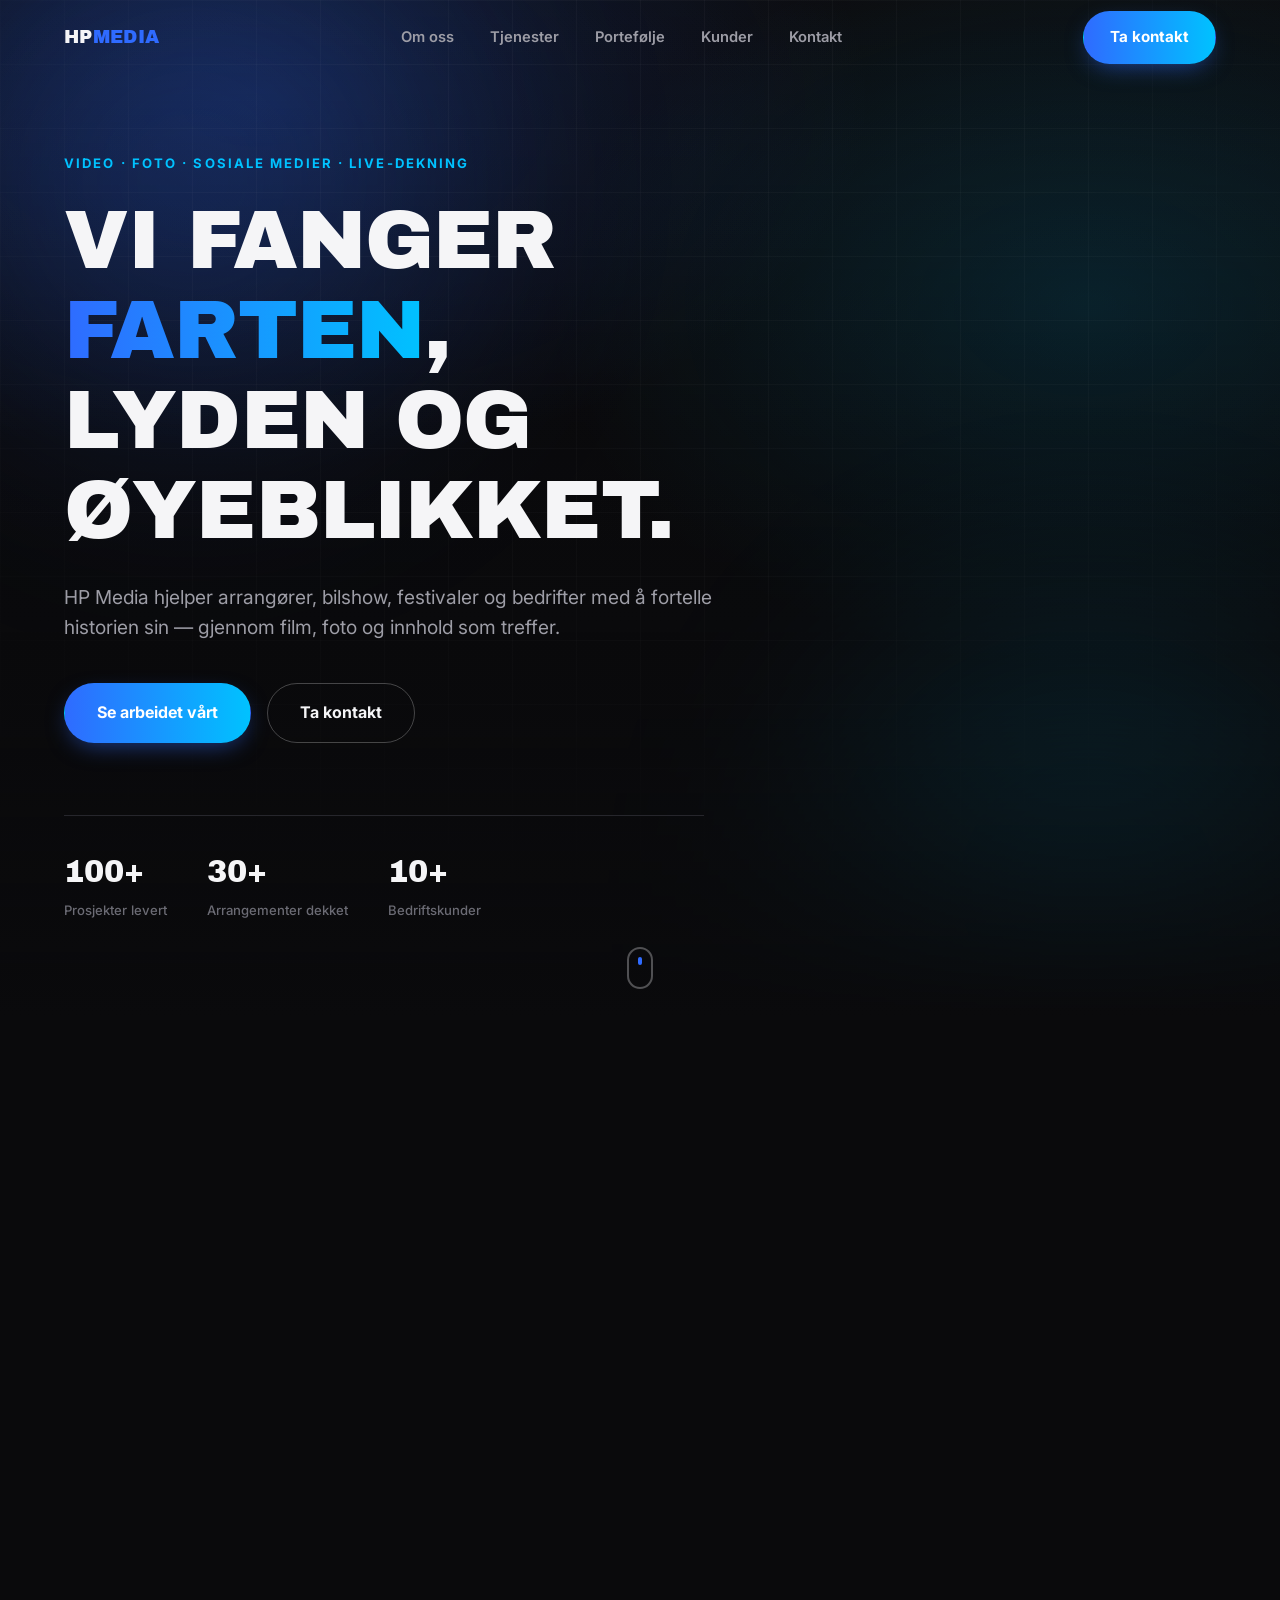
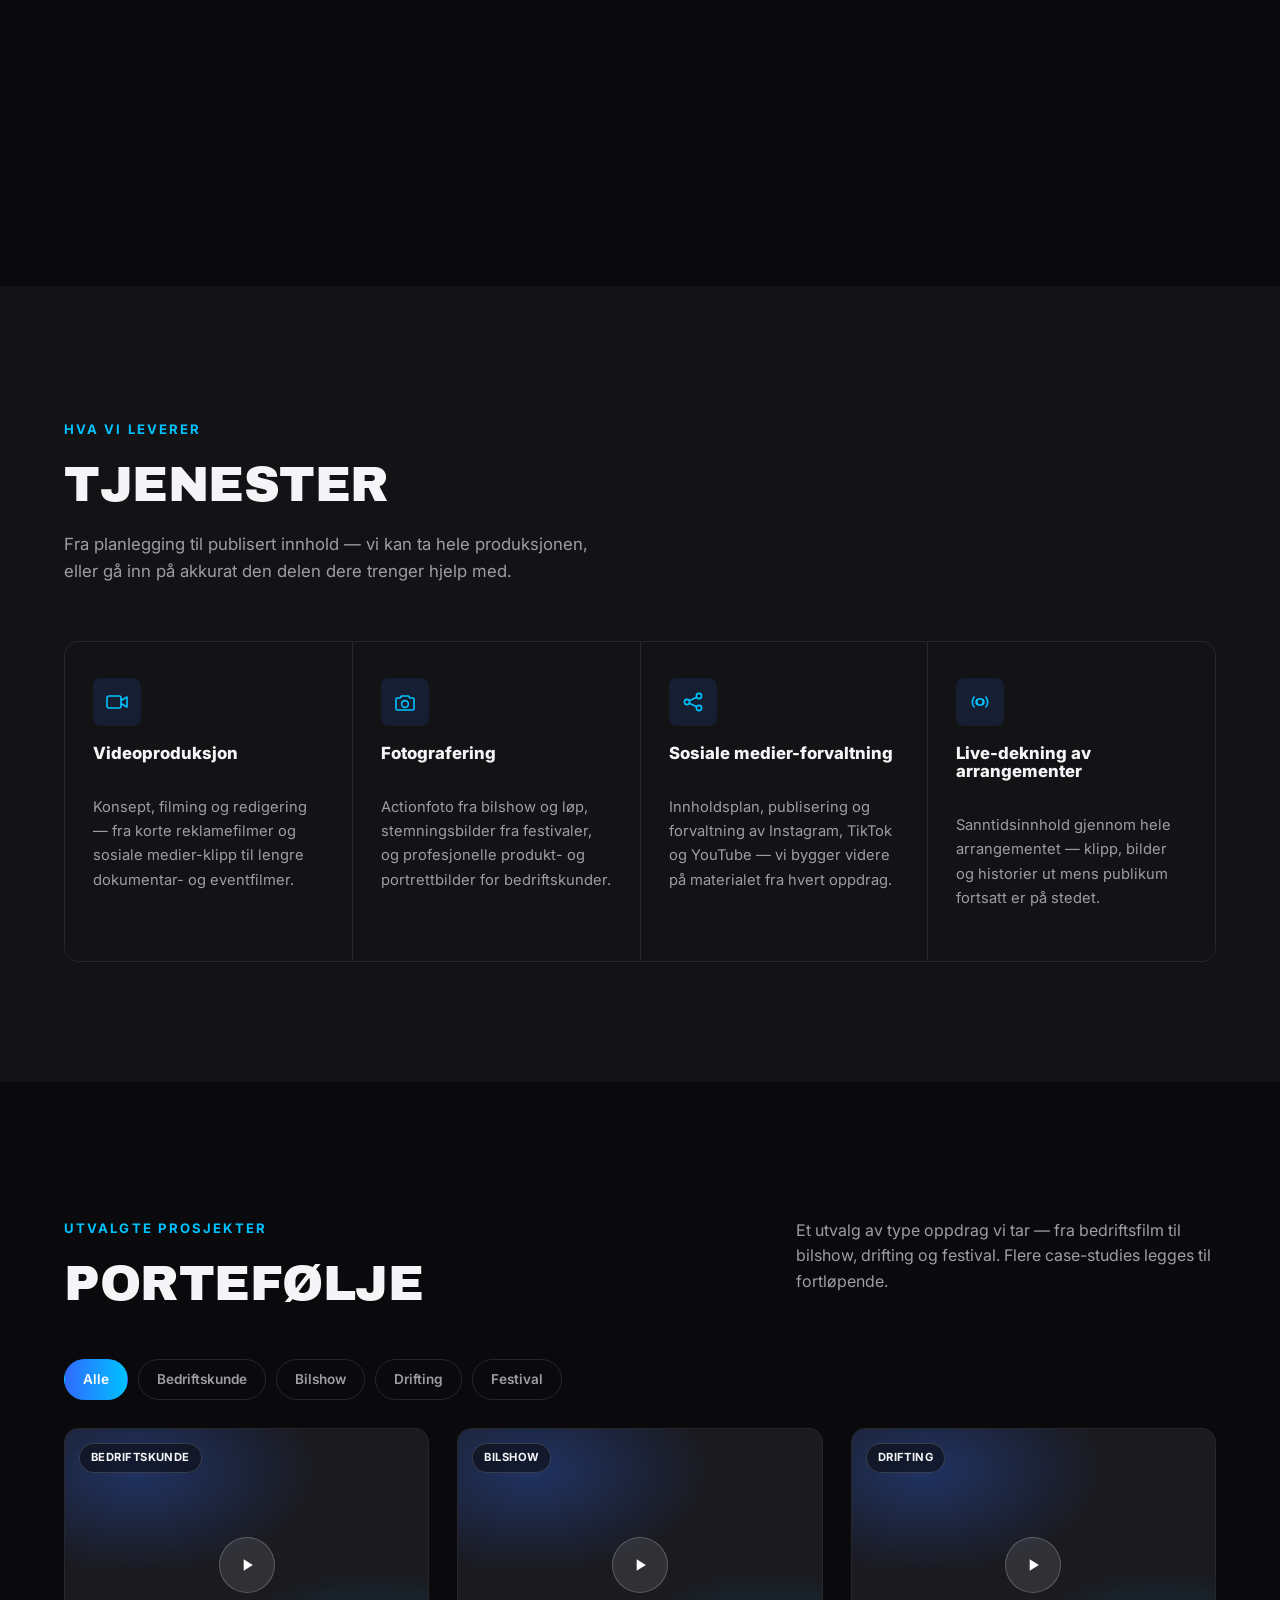
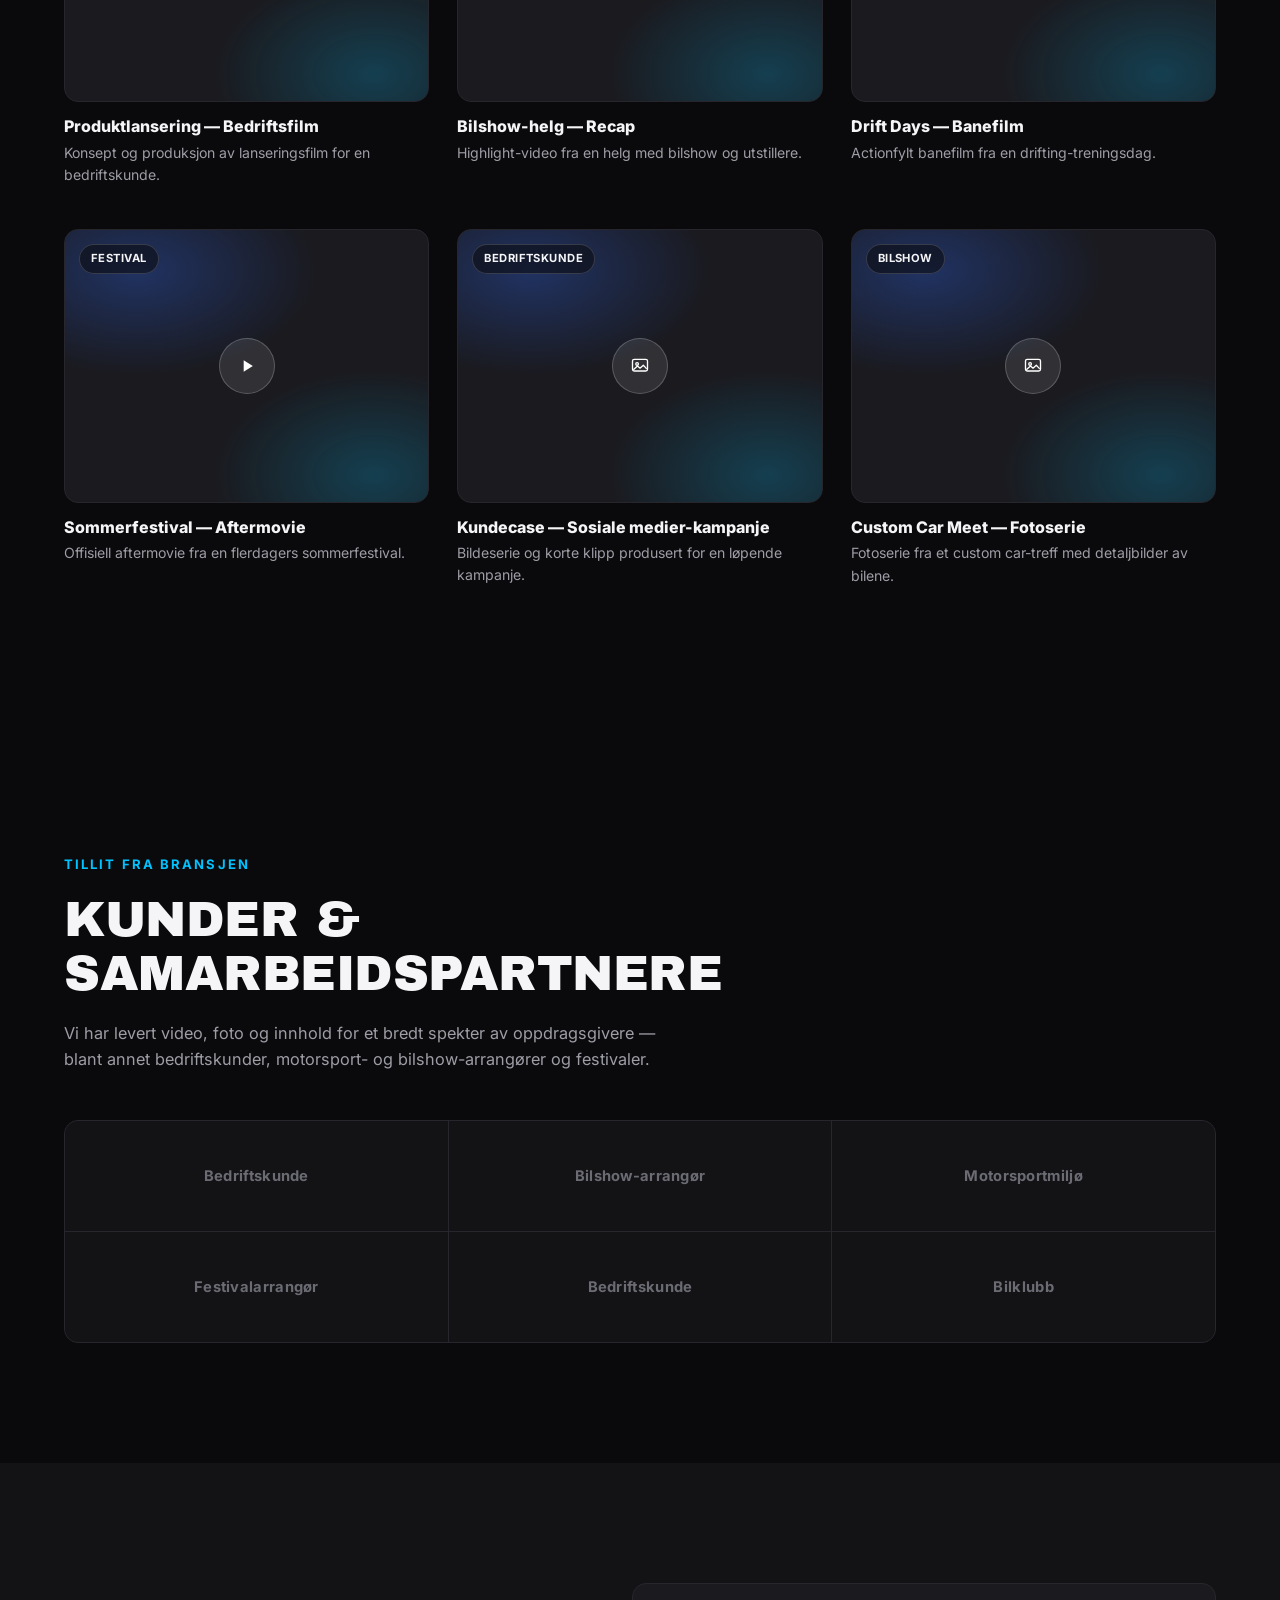
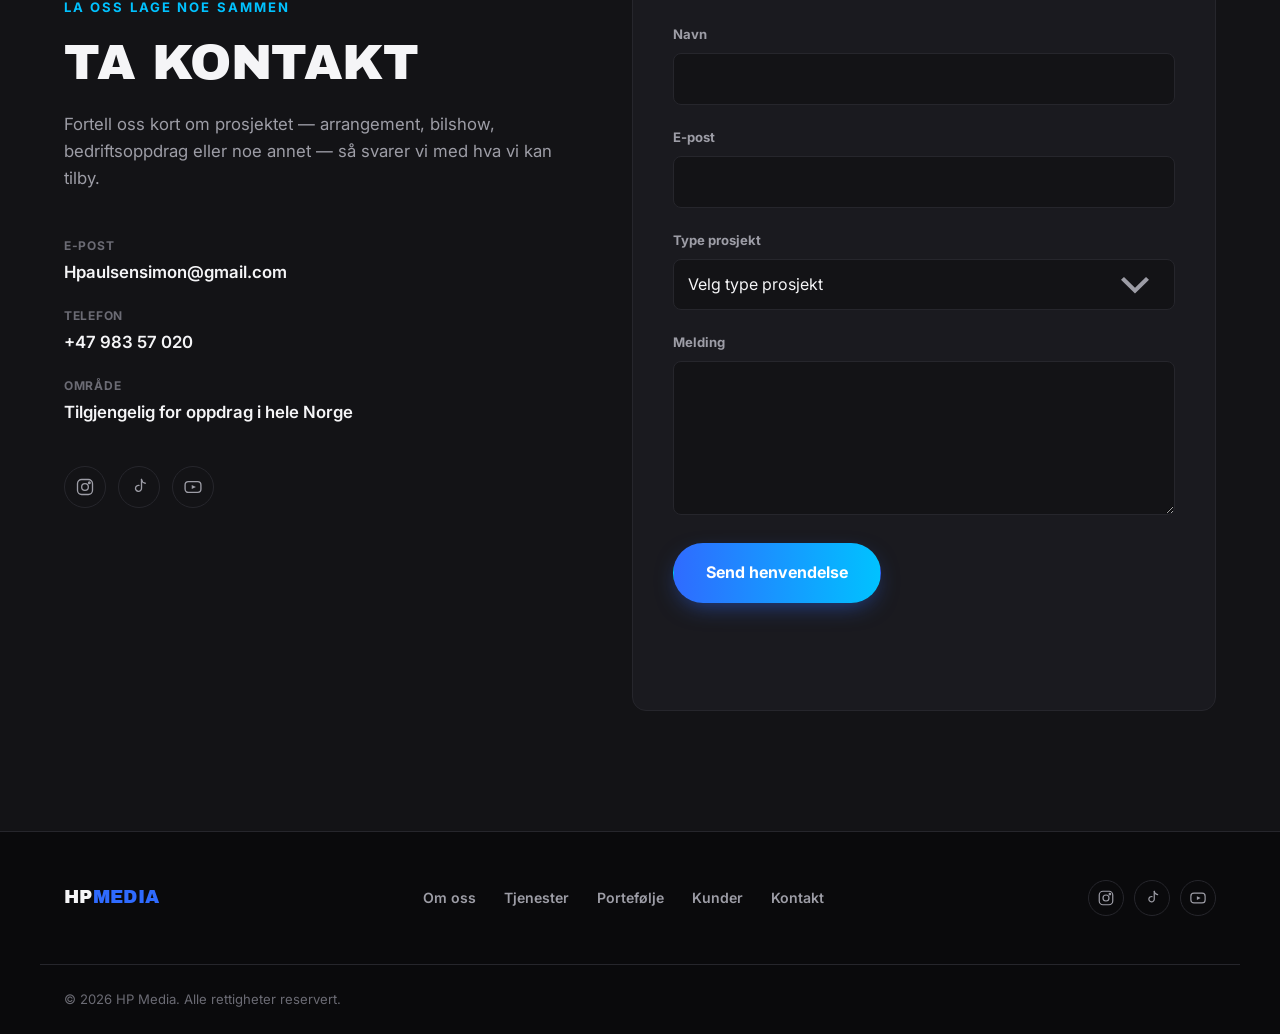
<file: index.html>
<!DOCTYPE html>
<html lang="no">
<head>
  <meta charset="UTF-8" />
  <meta name="viewport" content="width=device-width, initial-scale=1.0, viewport-fit=cover" />
  <title>HP Media — Video, foto &amp; markedsføring for arrangementer og bedrifter</title>
  <meta name="description" content="HP Media er et norsk video-, foto- og markedsføringsbyrå for arrangementer, bilshow, festivaler og bedriftskunder. Vi fanger action, energi og historier — se arbeidet vårt." />

  <!-- Open Graph / social sharing -->
  <meta property="og:type" content="website" />
  <meta property="og:site_name" content="HP Media" />
  <meta property="og:title" content="HP Media — Video, foto &amp; markedsføring" />
  <meta property="og:description" content="Video-, foto- og markedsføringsbyrå for arrangementer, bilshow, festivaler og bedriftskunder." />
  <!-- TODO: erstatt med ekte delingsbilde (1200x630) når vi har det -->
  <meta property="og:image" content="images/placeholder/og-cover.jpg" />
  <meta property="og:locale" content="nb_NO" />
  <meta name="twitter:card" content="summary_large_image" />
  <meta name="twitter:title" content="HP Media — Video, foto &amp; markedsføring" />
  <meta name="twitter:description" content="Video-, foto- og markedsføringsbyrå for arrangementer, bilshow, festivaler og bedriftskunder." />
  <meta name="twitter:image" content="images/placeholder/og-cover.jpg" />

  <link rel="icon" href="data:," />
  <link rel="preconnect" href="https://fonts.googleapis.com" />
  <link rel="preconnect" href="https://fonts.gstatic.com" crossorigin />
  <link href="https://fonts.googleapis.com/css2?family=Archivo+Black&amp;family=Inter:wght@400;500;600;700;800&amp;display=swap" rel="stylesheet" />

  <link rel="stylesheet" href="css/style.css" />
</head>
<body>

  <!-- ============ HEADER / NAV ============ -->
  <header class="site-header" id="siteHeader">
    <div class="container header-inner">
      <a href="#hero" class="logo">HP<span>MEDIA</span></a>

      <nav class="main-nav" id="mainNav">
        <a href="#about">Om oss</a>
        <a href="#services">Tjenester</a>
        <a href="#portfolio">Portefølje</a>
        <a href="#clients">Kunder</a>
        <a href="#contact">Kontakt</a>
      </nav>

      <a href="#contact" class="btn btn-accent header-cta">Ta kontakt</a>

      <button class="nav-toggle" id="navToggle" aria-label="Åpne meny" aria-expanded="false">
        <span></span><span></span><span></span>
      </button>
    </div>
  </header>

  <!-- ============ HERO ============ -->
  <section class="hero" id="hero">
    <!--
      PLASSHOLDER: bakgrunnsvideo / showreel
      Bytt ut poster-bildet under og legg inn en <video> her når ekte
      showreel-opptak er klart, f.eks:

      <video class="hero-video" autoplay muted loop playsinline
             poster="images/placeholder/hero-poster.jpg">
        <source src="videos/showreel.mp4" type="video/mp4" />
      </video>

      Frem til da bruker vi et animert gradient-lag + støy for å
      signalisere bevegelse/energi uten en faktisk fil.
    -->
    <div class="hero-media" aria-hidden="true">
      <div class="hero-media__gradient"></div>
      <div class="hero-media__glow hero-media__glow--a"></div>
      <div class="hero-media__glow hero-media__glow--b"></div>
      <div class="hero-media__grid"></div>
    </div>

    <div class="hero-overlay"></div>

    <div class="container hero-content">
      <p class="hero-eyebrow" data-animate>Video · Foto · Sosiale medier · Live-dekning</p>
      <h1 class="hero-title" data-animate>
        Vi fanger <span class="accent-text">farten</span>,<br />
        lyden og øyeblikket.
      </h1>
      <p class="hero-subtitle" data-animate>
        HP Media hjelper arrangører, bilshow, festivaler og bedrifter med å fortelle
        historien sin — gjennom film, foto og innhold som treffer.
      </p>

      <div class="hero-actions" data-animate>
        <a href="#portfolio" class="btn btn-accent btn-lg">
          Se arbeidet vårt
        </a>
        <a href="#contact" class="btn btn-outline btn-lg">
          Ta kontakt
        </a>
      </div>

      <div class="hero-stats" data-animate>
        <div class="hero-stat">
          <span class="hero-stat__num">100+</span>
          <span class="hero-stat__label">Prosjekter levert</span>
        </div>
        <div class="hero-stat">
          <span class="hero-stat__num">30+</span>
          <span class="hero-stat__label">Arrangementer dekket</span>
        </div>
        <div class="hero-stat">
          <span class="hero-stat__num">10+</span>
          <span class="hero-stat__label">Bedriftskunder</span>
        </div>
      </div>
    </div>

    <a href="#about" class="hero-scroll" aria-label="Scroll ned">
      <span class="hero-scroll__dot"></span>
    </a>
  </section>

  <!-- ============ OM HP MEDIA ============ -->
  <section class="about section" id="about">
    <div class="container about-grid">

      <div class="about-copy">
        <p class="eyebrow" data-animate>Hvem er HP Media</p>
        <h2 class="section-title" data-animate>
          Innhold laget for å <span class="accent-text">bevege seg</span> videre.
        </h2>
        <p class="about-lead" data-animate>
          HP Media er et norsk video-, foto- og markedsføringsbyrå. Vi jobber med
          arrangører, bilshow-miljøer, festivaler og bedriftskunder som trenger
          innhold som holder tempoet oppe — fra rå råopptak på løpsdagen til
          ferdig klippet innhold for sosiale medier.
        </p>
        <p class="about-body" data-animate>
          Vi dekker hele løpet: forhåndsproduksjon og planlegging, filming og
          fotografering på stedet, live-dekning når det skjer, og forvaltning
          av kanalene der innholdet skal leve videre etterpå.
        </p>

        <ul class="about-list" data-animate>
          <li><span class="about-list__mark"></span>Video- og fotoproduksjon på stedet</li>
          <li><span class="about-list__mark"></span>Live-dekning av arrangementer og løp</li>
          <li><span class="about-list__mark"></span>Forvaltning av sosiale medier</li>
          <li><span class="about-list__mark"></span>Markedsføring for bedrifts- og eventkunder</li>
        </ul>
      </div>

      <div class="about-visual" data-animate>
        <!--
          PLASSHOLDER: bytt ut med ekte showreel-klipp eller et sterkt
          actionbilde (bilshow/drift/arrangement) når tilgjengelig, f.eks:

          <img src="images/portfolio/about-cover.jpg" alt="..." />
          eller en innebygd video/GIF-loop.
        -->
        <div class="about-frame">
          <div class="about-frame__grid" aria-hidden="true"></div>
          <div class="about-frame__play" aria-hidden="true">
            <svg viewBox="0 0 24 24" width="22" height="22" fill="none">
              <path d="M8 5v14l11-7L8 5z" fill="currentColor" />
            </svg>
          </div>
          <span class="about-frame__label">Showreel — kommer</span>
        </div>

        <div class="about-card">
          <span class="about-card__num">100%</span>
          <span class="about-card__text">Norsk crew, klar for oppdrag i hele landet</span>
        </div>
      </div>

    </div>
  </section>

  <!-- ============ TJENESTER ============ -->
  <section class="services section" id="services">
    <div class="container">
      <div class="services-head">
        <p class="eyebrow" data-animate>Hva vi leverer</p>
        <h2 class="section-title" data-animate>Tjenester</h2>
        <p class="services-intro" data-animate>
          Fra planlegging til publisert innhold — vi kan ta hele produksjonen,
          eller gå inn på akkurat den delen dere trenger hjelp med.
        </p>
      </div>

      <div class="services-grid">

        <article class="service-card" data-animate>
          <div class="service-card__icon">
            <svg viewBox="0 0 24 24" width="24" height="24" fill="none" stroke="currentColor" stroke-width="1.6">
              <rect x="2" y="6" width="14" height="12" rx="2" />
              <path d="M16 10.5 22 7v10l-6-3.5" stroke-linejoin="round" />
            </svg>
          </div>
          <h3 class="service-card__title">Videoproduksjon</h3>
          <p class="service-card__text">
            Konsept, filming og redigering — fra korte reklamefilmer og
            sosiale medier-klipp til lengre dokumentar- og eventfilmer.
          </p>
        </article>

        <article class="service-card" data-animate>
          <div class="service-card__icon">
            <svg viewBox="0 0 24 24" width="24" height="24" fill="none" stroke="currentColor" stroke-width="1.6">
              <path d="M4 8h3l1.5-2h7L17 8h3a1 1 0 0 1 1 1v10a1 1 0 0 1-1 1H4a1 1 0 0 1-1-1V9a1 1 0 0 1 1-1Z" stroke-linejoin="round" />
              <circle cx="12" cy="14" r="3.4" />
            </svg>
          </div>
          <h3 class="service-card__title">Fotografering</h3>
          <p class="service-card__text">
            Actionfoto fra bilshow og løp, stemningsbilder fra festivaler,
            og profesjonelle produkt- og portrettbilder for bedriftskunder.
          </p>
        </article>

        <article class="service-card" data-animate>
          <div class="service-card__icon">
            <svg viewBox="0 0 24 24" width="24" height="24" fill="none" stroke="currentColor" stroke-width="1.6">
              <circle cx="6" cy="12" r="2.6" />
              <circle cx="18" cy="6" r="2.6" />
              <circle cx="18" cy="18" r="2.6" />
              <path d="M8.3 10.8 15.7 7.2M8.3 13.2l7.4 3.6" />
            </svg>
          </div>
          <h3 class="service-card__title">Sosiale medier-forvaltning</h3>
          <p class="service-card__text">
            Innholdsplan, publisering og forvaltning av Instagram, TikTok og
            YouTube — vi bygger videre på materialet fra hvert oppdrag.
          </p>
        </article>

        <article class="service-card" data-animate>
          <div class="service-card__icon">
            <svg viewBox="0 0 24 24" width="24" height="24" fill="none" stroke="currentColor" stroke-width="1.6">
              <circle cx="12" cy="12" r="3.2" />
              <path d="M6.5 6.5a8 8 0 0 0 0 11M17.5 6.5a8 8 0 0 1 0 11M9.2 9.2a4 4 0 0 0 0 5.6M14.8 9.2a4 4 0 0 1 0 5.6" />
            </svg>
          </div>
          <h3 class="service-card__title">Live-dekning av arrangementer</h3>
          <p class="service-card__text">
            Sanntidsinnhold gjennom hele arrangementet — klipp, bilder og
            historier ut mens publikum fortsatt er på stedet.
          </p>
        </article>

      </div>
    </div>
  </section>

  <!-- ============ PORTEFØLJE ============ -->
  <section class="portfolio section" id="portfolio">
    <div class="container">
      <div class="portfolio-head">
        <div>
          <p class="eyebrow" data-animate>Utvalgte prosjekter</p>
          <h2 class="section-title" data-animate>Portefølje</h2>
        </div>
        <p class="portfolio-intro" data-animate>
          Et utvalg av type oppdrag vi tar — fra bedriftsfilm til bilshow,
          drifting og festival. Flere case-studies legges til fortløpende.
        </p>
      </div>

      <!-- Filterknappene og prosjekt-grid fylles av js/main.js ut fra
           innholdet i js/portfolio-data.js. Legg til nye prosjekter der. -->
      <div class="portfolio-filters" id="portfolioFilters" data-animate></div>
      <div class="portfolio-grid" id="portfolioGrid"></div>
    </div>
  </section>

  <!-- Modal/detaljvisning for et enkelt porteføljeprosjekt -->
  <dialog class="portfolio-modal" id="portfolioModal">
    <button class="portfolio-modal__close" id="portfolioModalClose" aria-label="Lukk">
      <svg viewBox="0 0 24 24" width="18" height="18" fill="none" stroke="currentColor" stroke-width="2">
        <path d="M5 5l14 14M19 5 5 19" stroke-linecap="round" />
      </svg>
    </button>
    <div class="portfolio-modal__body" id="portfolioModalBody"></div>
  </dialog>

  <!-- ============ KUNDER / SAMARBEIDSPARTNERE ============ -->
  <section class="clients section" id="clients">
    <div class="container">
      <p class="eyebrow" data-animate>Tillit fra bransjen</p>
      <h2 class="section-title" data-animate>Kunder &amp; samarbeidspartnere</h2>
      <p class="clients-intro" data-animate>
        Vi har levert video, foto og innhold for et bredt spekter av oppdragsgivere —
        blant annet bedriftskunder, motorsport- og bilshow-arrangører og festivaler.
      </p>

      <!--
        PLASSHOLDER: bytt ut kunde-plassene under med ekte logoer etter hvert
        som vi får tillatelse til å vise dem, f.eks:
        <li class="client-tile"><img src="images/clients/kunde-1.svg" alt="Kundenavn" /></li>
      -->
      <ul class="client-grid" data-animate>
        <li class="client-tile"><span>Bedriftskunde</span></li>
        <li class="client-tile"><span>Bilshow-arrangør</span></li>
        <li class="client-tile"><span>Motorsportmiljø</span></li>
        <li class="client-tile"><span>Festivalarrangør</span></li>
        <li class="client-tile"><span>Bedriftskunde</span></li>
        <li class="client-tile"><span>Bilklubb</span></li>
      </ul>
    </div>
  </section>

  <!-- ============ KONTAKT ============ -->
  <section class="contact section" id="contact">
    <div class="container contact-grid">

      <div class="contact-copy">
        <p class="eyebrow" data-animate>La oss lage noe sammen</p>
        <h2 class="section-title" data-animate>Ta kontakt</h2>
        <p class="contact-lead" data-animate>
          Fortell oss kort om prosjektet — arrangement, bilshow, bedriftsoppdrag
          eller noe annet — så svarer vi med hva vi kan tilby.
        </p>

        <ul class="contact-info" data-animate>
          <li>
            <span class="contact-info__label">E-post</span>
            <a href="mailto:Hpaulsensimon@gmail.com">Hpaulsensimon@gmail.com</a>
          </li>
          <li>
            <span class="contact-info__label">Telefon</span>
            <a href="tel:+4798357020">+47 983 57 020</a>
          </li>
          <li>
            <span class="contact-info__label">Område</span>
            <span>Tilgjengelig for oppdrag i hele Norge</span>
          </li>
        </ul>

        <div class="contact-social" data-animate>
          <a href="https://www.instagram.com/simon.h.pau/" target="_blank" rel="noopener" aria-label="Instagram">
            <svg viewBox="0 0 24 24" width="20" height="20" fill="none" stroke="currentColor" stroke-width="1.6"><rect x="3" y="3" width="18" height="18" rx="5"/><circle cx="12" cy="12" r="4"/><circle cx="17.2" cy="6.8" r="1"/></svg>
          </a>
          <!-- TODO: bytt til ekte TikTok-profil -->
          <a href="https://tiktok.com/" target="_blank" rel="noopener" aria-label="TikTok">
            <svg viewBox="0 0 24 24" width="20" height="20" fill="none" stroke="currentColor" stroke-width="1.6"><path d="M15 3v10.6a3.6 3.6 0 1 1-3-3.55" stroke-linecap="round" stroke-linejoin="round"/><path d="M15 3c.4 2.4 2.1 4.2 4.5 4.5" stroke-linecap="round" stroke-linejoin="round"/></svg>
          </a>
          <!-- TODO: bytt til ekte YouTube-kanal -->
          <a href="https://youtube.com/" target="_blank" rel="noopener" aria-label="YouTube">
            <svg viewBox="0 0 24 24" width="20" height="20" fill="none" stroke="currentColor" stroke-width="1.6"><rect x="2.5" y="5.5" width="19" height="13" rx="4"/><path d="m10.5 9.5 5 2.5-5 2.5v-5Z" fill="currentColor" stroke="none"/></svg>
          </a>
        </div>
      </div>

      <form class="contact-form" id="contactForm" data-animate novalidate>
        <!--
          PLASSHOLDER: skjemaet viser en bekreftelse lokalt (js/main.js) uten
          å sende noe sted ennå. Koble til et ekte mottak når klart, f.eks.
          et skjema-endepunkt (Formspree e.l.) i action-attributtet, eller
          en backend-rute.
        -->
        <div class="form-row">
          <label for="cf-name">Navn</label>
          <input type="text" id="cf-name" name="name" required autocomplete="name" />
        </div>
        <div class="form-row">
          <label for="cf-email">E-post</label>
          <input type="email" id="cf-email" name="email" required autocomplete="email" />
        </div>
        <div class="form-row">
          <label for="cf-type">Type prosjekt</label>
          <select id="cf-type" name="project_type" required>
            <option value="" disabled selected>Velg type prosjekt</option>
            <option value="bedrift">Bedriftsoppdrag</option>
            <option value="bilshow">Bilshow / motorsport</option>
            <option value="festival">Festival / arrangement</option>
            <option value="sosiale-medier">Sosiale medier</option>
            <option value="annet">Annet</option>
          </select>
        </div>
        <div class="form-row">
          <label for="cf-message">Melding</label>
          <textarea id="cf-message" name="message" rows="5" required></textarea>
        </div>

        <button type="submit" class="btn btn-accent btn-lg contact-submit">Send henvendelse</button>
        <p class="contact-form__status" id="contactFormStatus" role="status" aria-live="polite"></p>
      </form>

    </div>
  </section>

  <!-- ============ FOOTER ============ -->
  <footer class="site-footer">
    <div class="container footer-inner">
      <a href="#hero" class="logo">HP<span>MEDIA</span></a>

      <nav class="footer-nav">
        <a href="#about">Om oss</a>
        <a href="#services">Tjenester</a>
        <a href="#portfolio">Portefølje</a>
        <a href="#clients">Kunder</a>
        <a href="#contact">Kontakt</a>
      </nav>

      <div class="footer-social">
        <a href="https://www.instagram.com/simon.h.pau/" target="_blank" rel="noopener" aria-label="Instagram">
          <svg viewBox="0 0 24 24" width="18" height="18" fill="none" stroke="currentColor" stroke-width="1.6"><rect x="3" y="3" width="18" height="18" rx="5"/><circle cx="12" cy="12" r="4"/><circle cx="17.2" cy="6.8" r="1"/></svg>
        </a>
        <!-- TODO: bytt til ekte TikTok-profil -->
        <a href="https://tiktok.com/" target="_blank" rel="noopener" aria-label="TikTok">
          <svg viewBox="0 0 24 24" width="18" height="18" fill="none" stroke="currentColor" stroke-width="1.6"><path d="M15 3v10.6a3.6 3.6 0 1 1-3-3.55" stroke-linecap="round" stroke-linejoin="round"/><path d="M15 3c.4 2.4 2.1 4.2 4.5 4.5" stroke-linecap="round" stroke-linejoin="round"/></svg>
        </a>
        <!-- TODO: bytt til ekte YouTube-kanal -->
        <a href="https://youtube.com/" target="_blank" rel="noopener" aria-label="YouTube">
          <svg viewBox="0 0 24 24" width="18" height="18" fill="none" stroke="currentColor" stroke-width="1.6"><rect x="2.5" y="5.5" width="19" height="13" rx="4"/><path d="m10.5 9.5 5 2.5-5 2.5v-5Z" fill="currentColor" stroke="none"/></svg>
        </a>
      </div>
    </div>

    <div class="container footer-bottom">
      <p>© <span id="footerYear">2026</span> HP Media. Alle rettigheter reservert.</p>
    </div>
  </footer>

  <script src="js/portfolio-data.js"></script>
  <script src="js/main.js"></script>
</body>
</html>
</file>
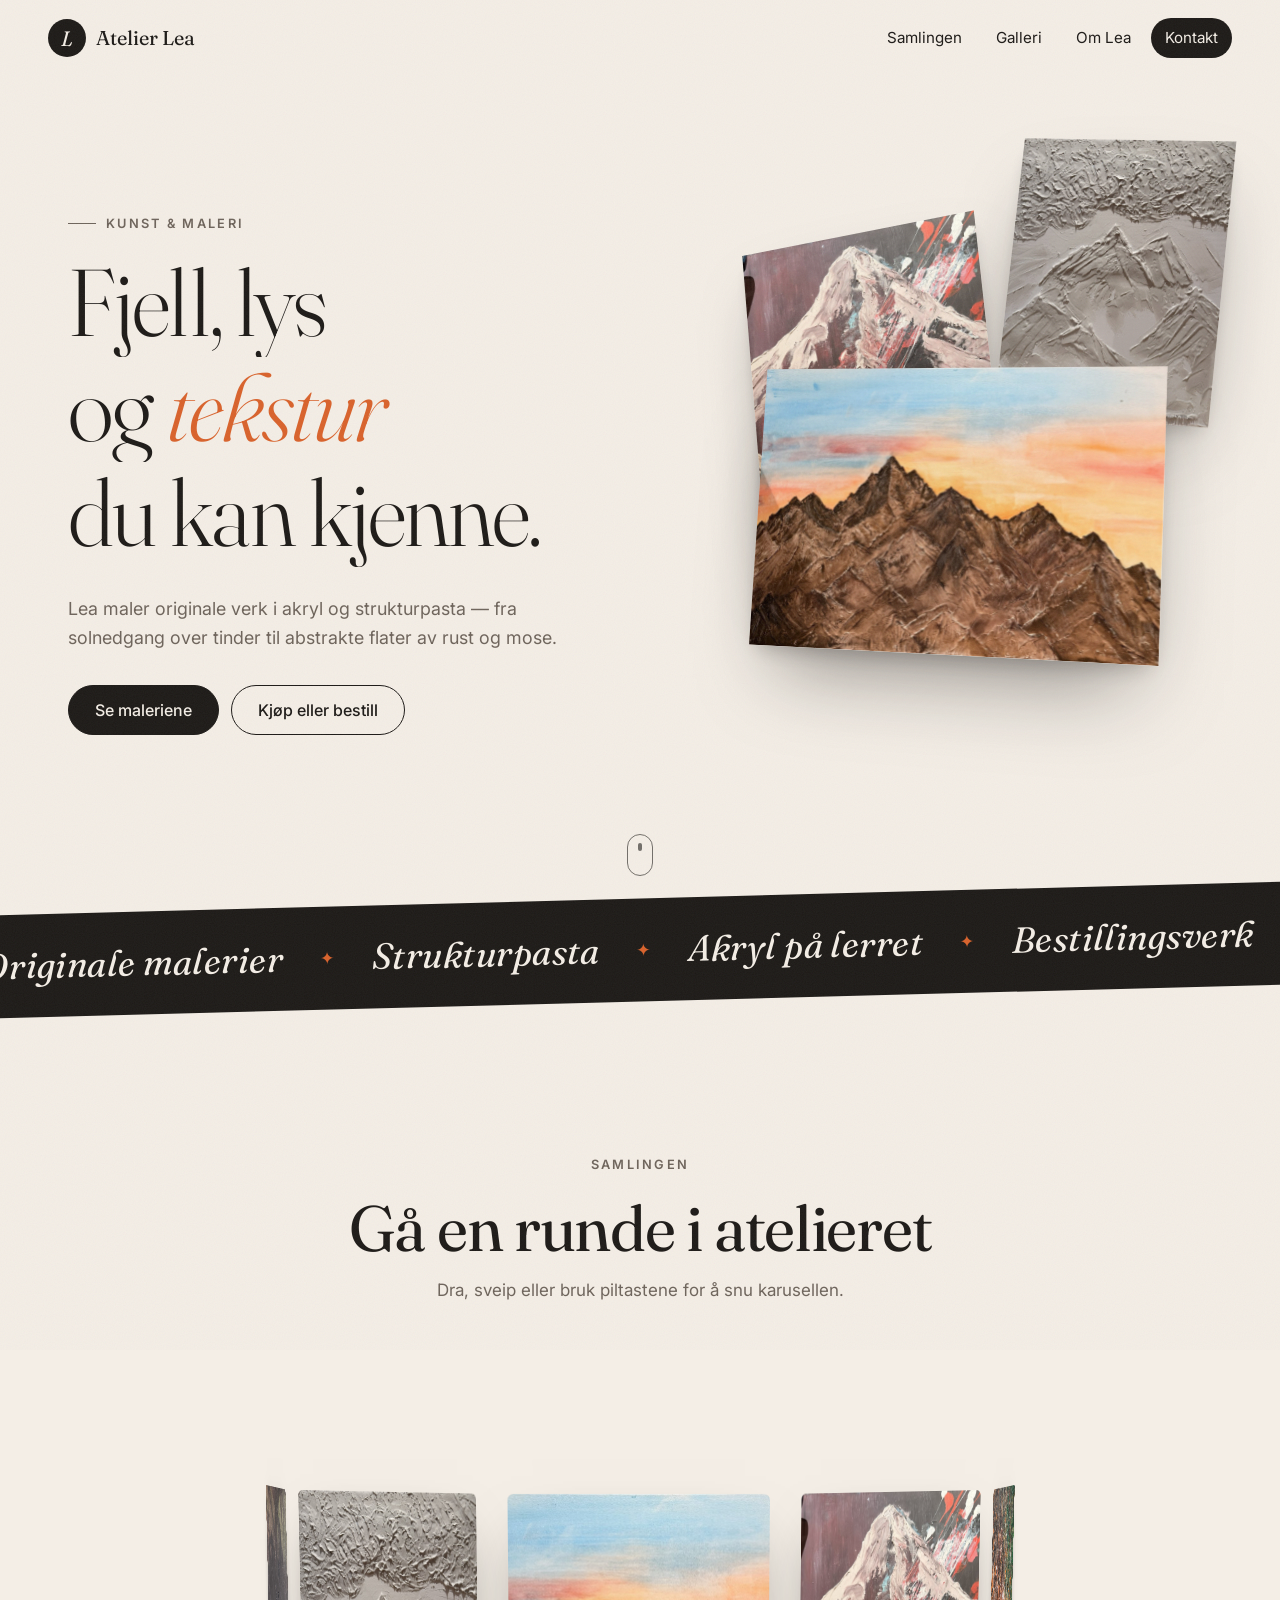
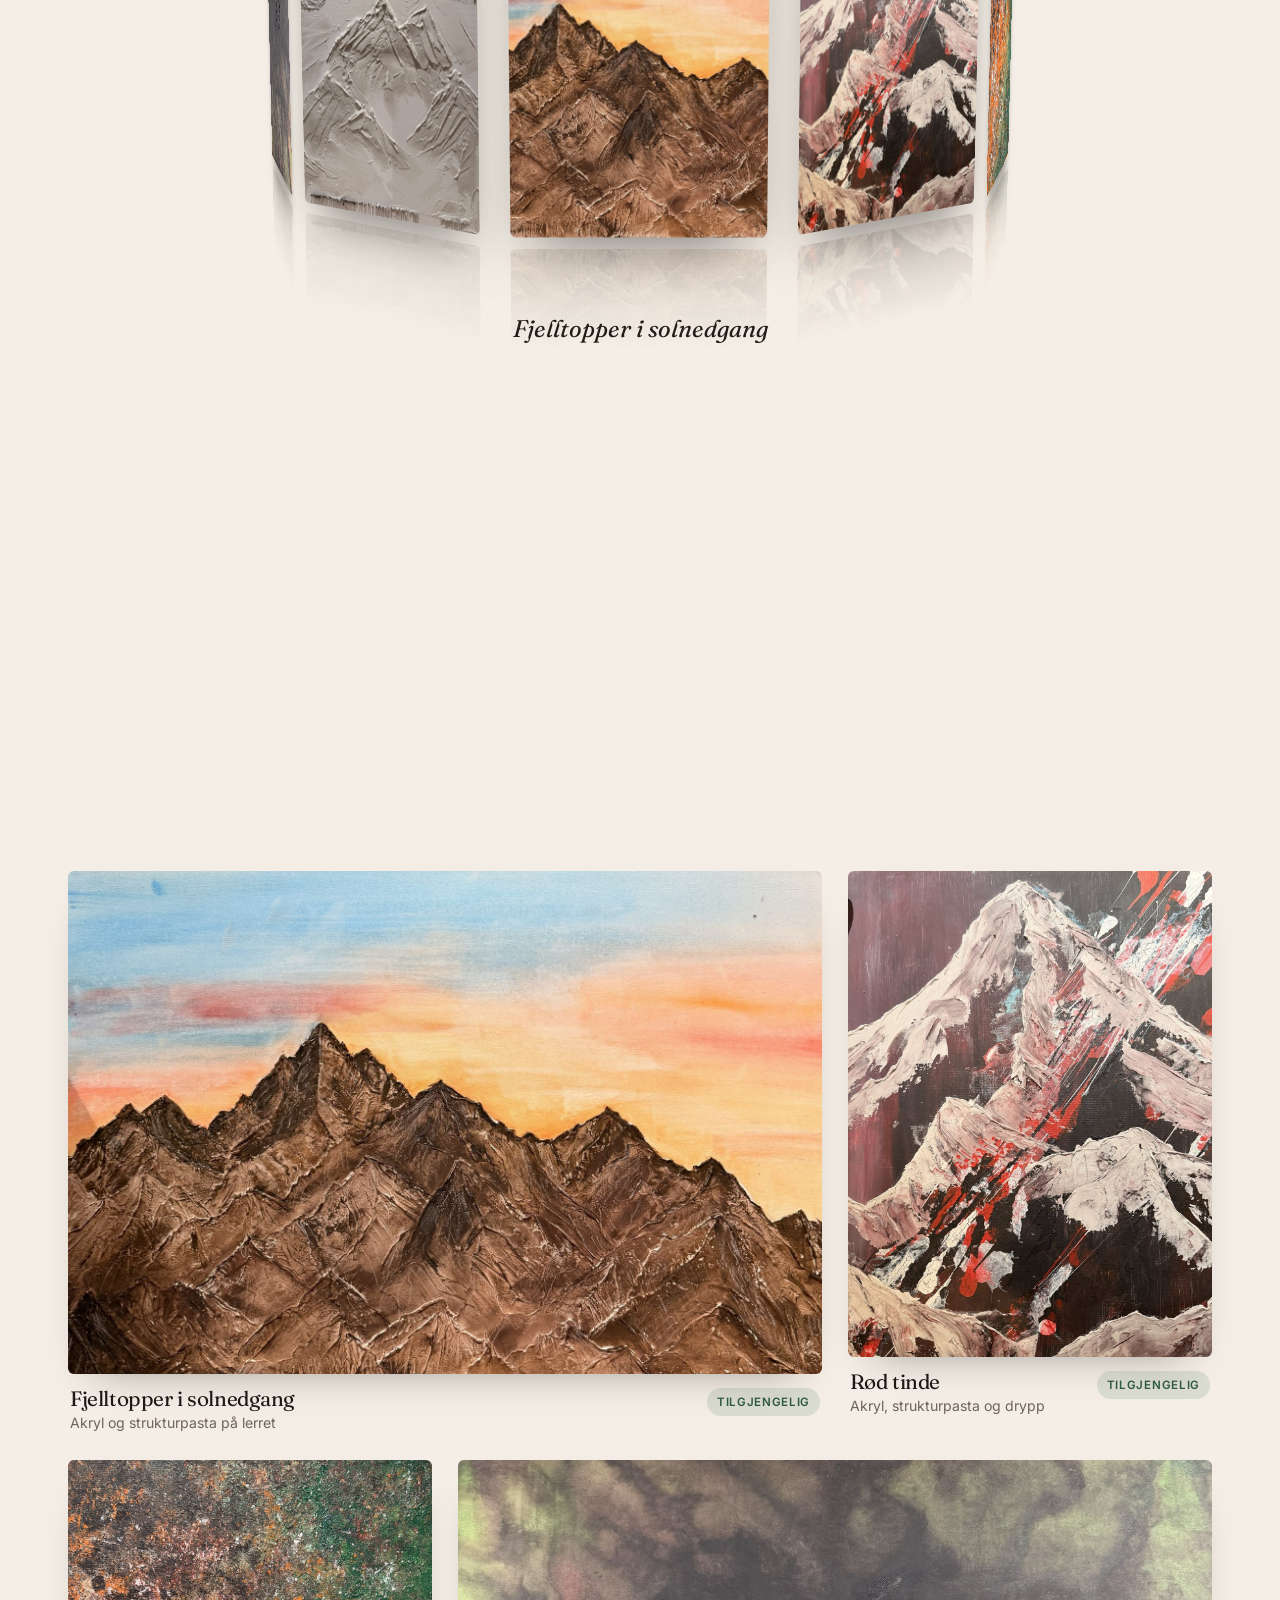
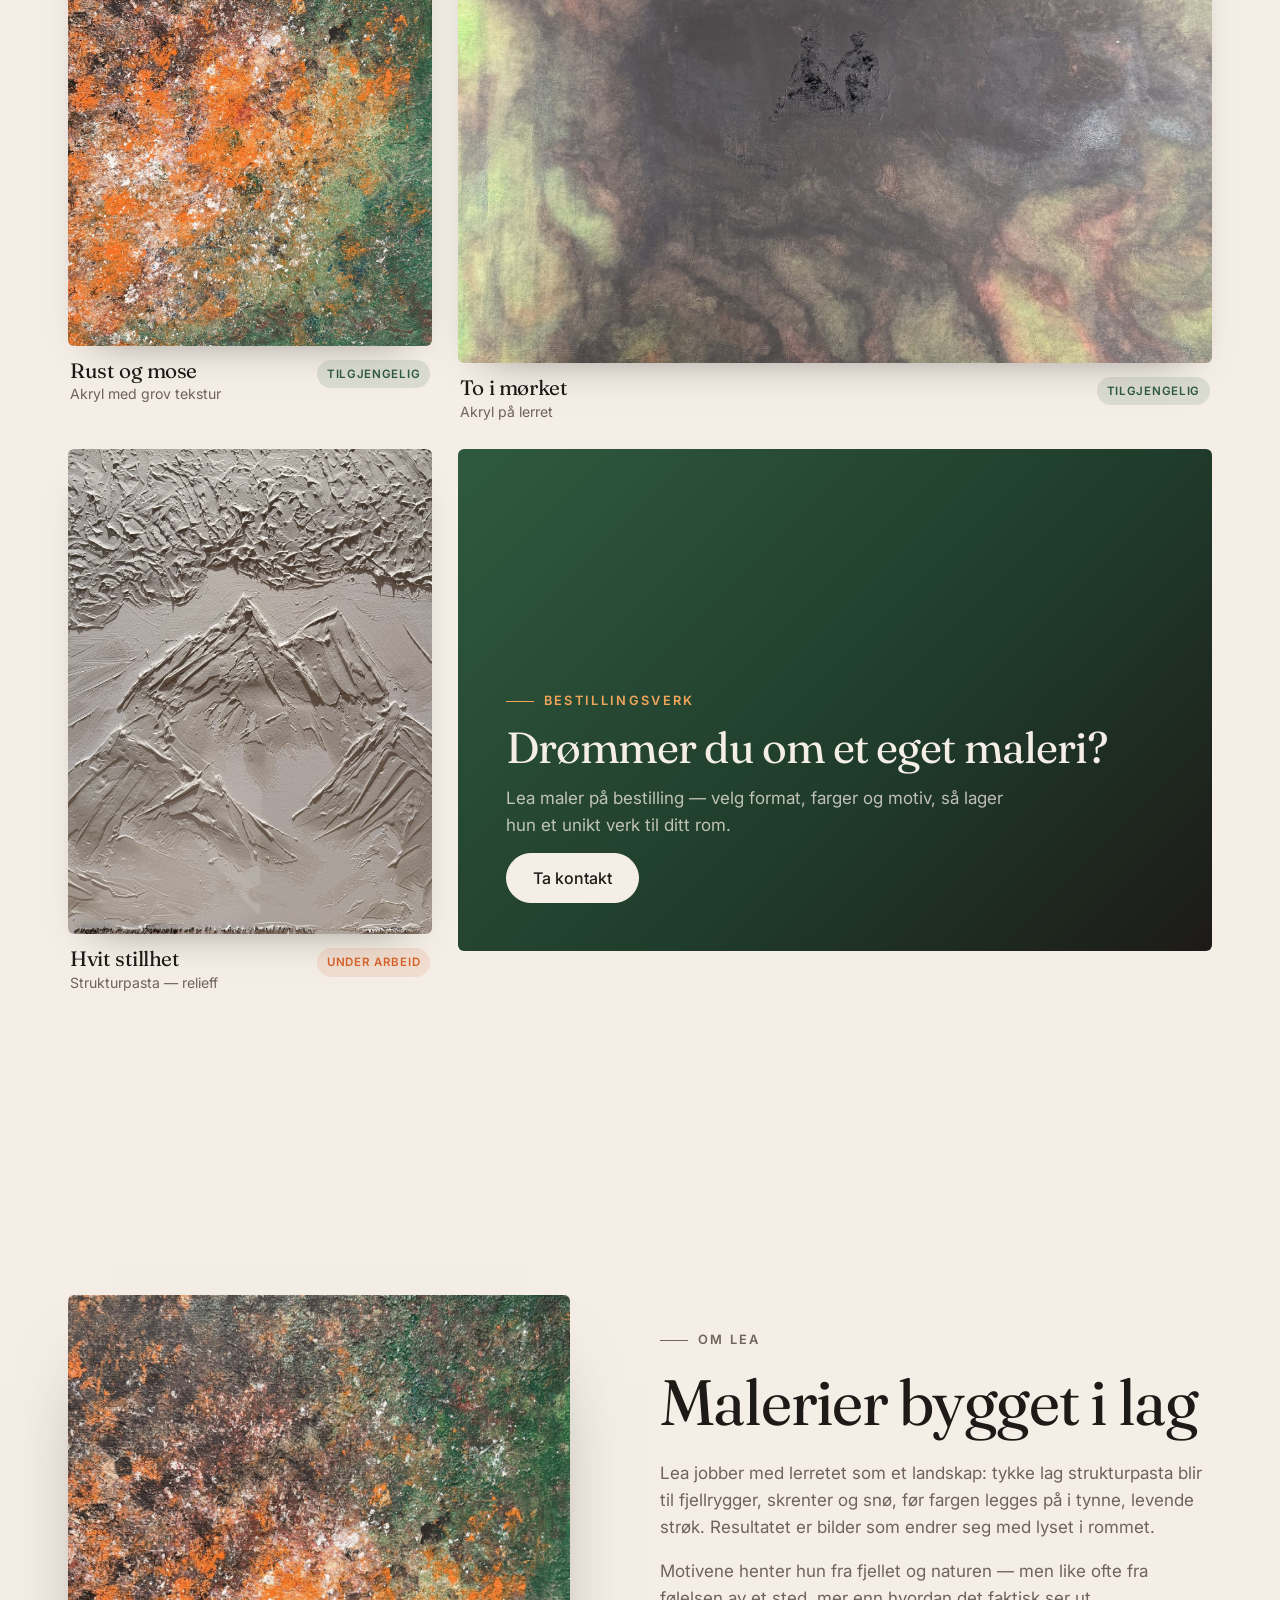
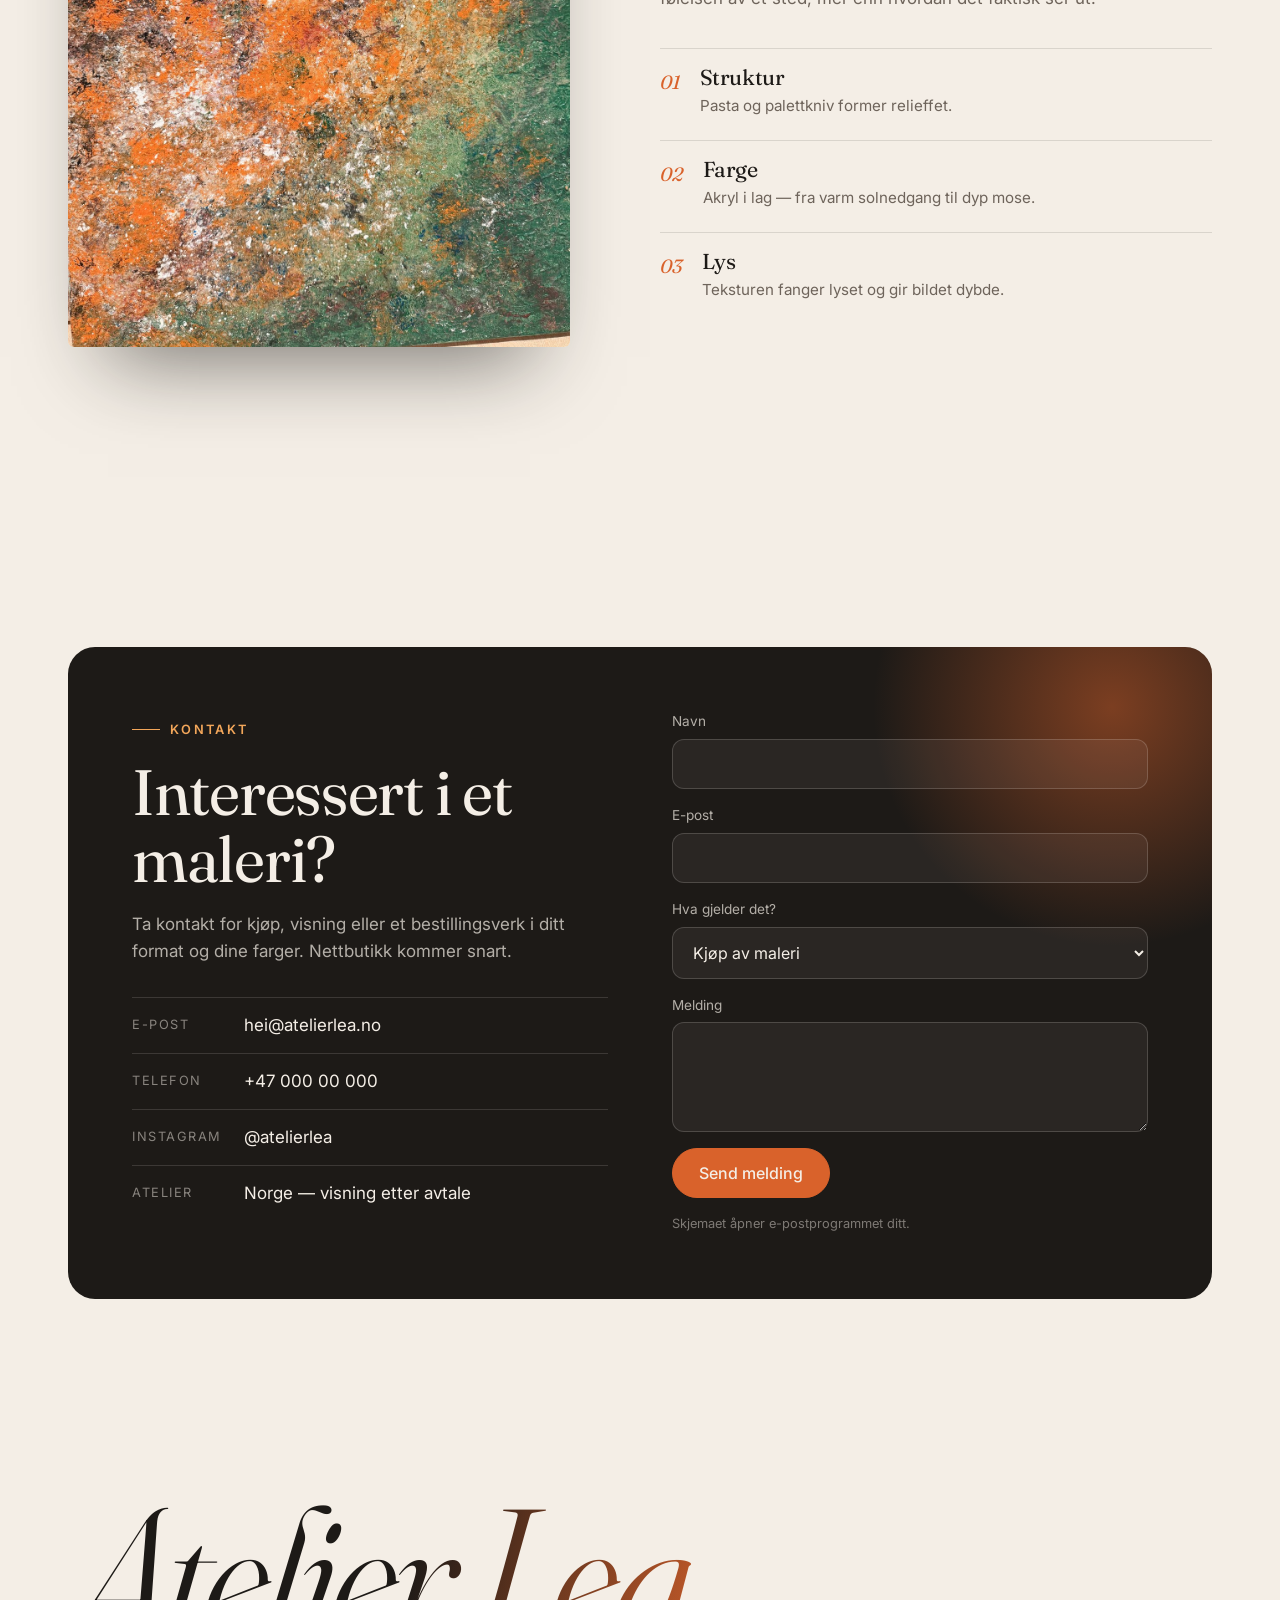
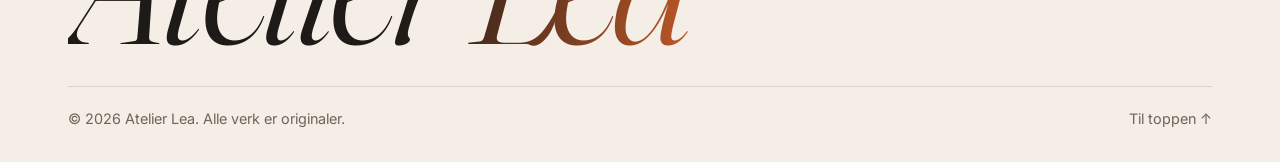
<file: lea-kunst/index.html>
<!doctype html>
<html lang="no">
<head>
  <meta charset="utf-8">
  <meta name="viewport" content="width=device-width, initial-scale=1">
  <title>Atelier Lea — Kunst &amp; maleri</title>
  <meta name="description" content="Atelier Lea: originale malerier med tekstur — fjell, lys og abstrakte landskap. Se galleriet og ta kontakt for kjøp eller bestillingsverk.">
  <link rel="preconnect" href="https://fonts.googleapis.com">
  <link rel="preconnect" href="https://fonts.gstatic.com" crossorigin>
  <link href="https://fonts.googleapis.com/css2?family=Fraunces:ital,opsz,wght@0,9..144,300..700;1,9..144,300..600&family=Inter:wght@400;500;600&display=swap" rel="stylesheet">
  <link rel="stylesheet" href="css/style.css">
</head>
<body>
  <div class="grain" aria-hidden="true"></div>
  <div class="cursor-glow" aria-hidden="true"></div>

  <!-- ===== Header ===== -->
  <header class="site-header" id="top">
    <a class="brand" href="#top" aria-label="Atelier Lea — til toppen">
      <span class="brand-mark">L</span>
      <span class="brand-name">Atelier Lea</span>
    </a>
    <nav class="nav" aria-label="Hovedmeny">
      <button class="nav-toggle" aria-expanded="false" aria-controls="nav-list">
        <span></span><span></span><span class="sr-only">Meny</span>
      </button>
      <ul id="nav-list">
        <li><a href="#samlingen">Samlingen</a></li>
        <li><a href="#galleri">Galleri</a></li>
        <li><a href="#om">Om Lea</a></li>
        <li><a href="#kontakt" class="nav-cta">Kontakt</a></li>
      </ul>
    </nav>
  </header>

  <main>
    <!-- ===== Hero ===== -->
    <section class="hero">
      <div class="hero-text">
        <p class="eyebrow reveal">Kunst &amp; maleri</p>
        <h1 class="hero-title">
          <span class="line"><span>Fjell, lys</span></span>
          <span class="line"><span>og <em>tekstur</em></span></span>
          <span class="line"><span>du kan kjenne.</span></span>
        </h1>
        <p class="hero-lead reveal">Lea maler originale verk i akryl og strukturpasta — fra solnedgang over tinder til abstrakte flater av rust og mose.</p>
        <div class="hero-actions reveal">
          <a href="#galleri" class="btn btn-primary">Se maleriene</a>
          <a href="#kontakt" class="btn btn-ghost">Kjøp eller bestill</a>
        </div>
      </div>

      <div class="hero-stage" aria-hidden="true">
        <div class="stack" id="stack">
          <figure class="canvas3d c1"><img src="img/rod-tinde.jpg" alt=""></figure>
          <figure class="canvas3d c2"><img src="img/fjelltopper-i-solnedgang.jpg" alt=""></figure>
          <figure class="canvas3d c3"><img src="img/hvit-stillhet.jpg" alt=""></figure>
        </div>
      </div>

      <a href="#samlingen" class="scroll-hint" aria-label="Rull ned">
        <span></span>
      </a>
    </section>

    <!-- ===== Marquee ===== -->
    <div class="marquee" aria-hidden="true">
      <div class="marquee-track">
        <span>Originale malerier</span><i>✦</i><span>Strukturpasta</span><i>✦</i><span>Akryl på lerret</span><i>✦</i><span>Bestillingsverk</span><i>✦</i>
        <span>Originale malerier</span><i>✦</i><span>Strukturpasta</span><i>✦</i><span>Akryl på lerret</span><i>✦</i><span>Bestillingsverk</span><i>✦</i>
      </div>
    </div>

    <!-- ===== 3D ring ===== -->
    <section class="section ring-section" id="samlingen">
      <div class="section-head">
        <p class="eyebrow reveal">Samlingen</p>
        <h2 class="reveal">Gå en runde i atelieret</h2>
        <p class="section-lead reveal">Dra, sveip eller bruk piltastene for å snu karusellen.</p>
      </div>
      <div class="ring-viewport" id="ring-viewport" tabindex="0" aria-label="3D-karusell med malerier. Bruk piltastene for å rotere.">
        <div class="ring" id="ring"></div>
      </div>
      <p class="ring-caption" id="ring-caption" aria-live="polite"></p>
    </section>

    <!-- ===== Gallery ===== -->
    <section class="section" id="galleri">
      <div class="section-head">
        <p class="eyebrow reveal">Galleri</p>
        <h2 class="reveal">Utvalgte verk</h2>
        <p class="section-lead reveal">Klikk på et maleri for å se det større.</p>
      </div>
      <div class="gallery" id="gallery"></div>
    </section>

    <!-- ===== About ===== -->
    <section class="section about" id="om">
      <div class="about-media reveal">
        <div class="tilt" data-tilt>
          <img src="img/rust-og-mose.jpg" alt="Abstrakt maleri i oransje, brunt og grønt med grov tekstur" loading="lazy">
        </div>
      </div>
      <div class="about-text">
        <p class="eyebrow reveal">Om Lea</p>
        <!-- TODO: Bytt ut med Leas egen tekst -->
        <h2 class="reveal">Malerier bygget i lag</h2>
        <p class="reveal">Lea jobber med lerretet som et landskap: tykke lag strukturpasta blir til fjellrygger, skrenter og snø, før fargen legges på i tynne, levende strøk. Resultatet er bilder som endrer seg med lyset i rommet.</p>
        <p class="reveal">Motivene henter hun fra fjellet og naturen — men like ofte fra følelsen av et sted, mer enn hvordan det faktisk ser ut.</p>
        <ul class="process">
          <li class="reveal"><span>01</span><div><h3>Struktur</h3><p>Pasta og palettkniv former relieffet.</p></div></li>
          <li class="reveal"><span>02</span><div><h3>Farge</h3><p>Akryl i lag — fra varm solnedgang til dyp mose.</p></div></li>
          <li class="reveal"><span>03</span><div><h3>Lys</h3><p>Teksturen fanger lyset og gir bildet dybde.</p></div></li>
        </ul>
      </div>
    </section>

    <!-- ===== Contact ===== -->
    <section class="section contact" id="kontakt">
      <div class="contact-card reveal">
        <div class="contact-info">
          <p class="eyebrow">Kontakt</p>
          <h2>Interessert i et maleri?</h2>
          <p>Ta kontakt for kjøp, visning eller et bestillingsverk i ditt format og dine farger. Nettbutikk kommer snart.</p>
          <!-- TODO: Bytt ut med Leas ekte kontaktinfo -->
          <ul class="contact-list">
            <li><span>E-post</span><a href="mailto:hei@atelierlea.no">hei@atelierlea.no</a></li>
            <li><span>Telefon</span><a href="tel:+4700000000">+47 000 00 000</a></li>
            <li><span>Instagram</span><a href="https://instagram.com/" target="_blank" rel="noopener">@atelierlea</a></li>
            <li><span>Atelier</span><p>Norge — visning etter avtale</p></li>
          </ul>
        </div>
        <form class="contact-form" id="contact-form">
          <label>Navn<input name="navn" type="text" required autocomplete="name"></label>
          <label>E-post<input name="epost" type="email" required autocomplete="email"></label>
          <label>Hva gjelder det?
            <select name="emne">
              <option>Kjøp av maleri</option>
              <option>Bestillingsverk</option>
              <option>Visning i atelieret</option>
              <option>Annet</option>
            </select>
          </label>
          <label>Melding<textarea name="melding" rows="4" required></textarea></label>
          <button class="btn btn-primary" type="submit">Send melding</button>
          <p class="form-note">Skjemaet åpner e-postprogrammet ditt.</p>
        </form>
      </div>
    </section>
  </main>

  <footer class="site-footer">
    <p class="footer-big">Atelier Lea</p>
    <div class="footer-row">
      <p>© <span id="year"></span> Atelier Lea. Alle verk er originaler.</p>
      <a href="#top">Til toppen ↑</a>
    </div>
  </footer>

  <!-- ===== Lightbox ===== -->
  <div class="lightbox" id="lightbox" role="dialog" aria-modal="true" aria-label="Maleri i stor visning" hidden>
    <button class="lb-close" aria-label="Lukk">×</button>
    <button class="lb-nav lb-prev" aria-label="Forrige">‹</button>
    <figure>
      <img id="lb-img" alt="">
      <figcaption id="lb-cap"></figcaption>
    </figure>
    <button class="lb-nav lb-next" aria-label="Neste">›</button>
  </div>

  <script src="js/works.js"></script>
  <script src="js/main.js"></script>
</body>
</html>
</file>
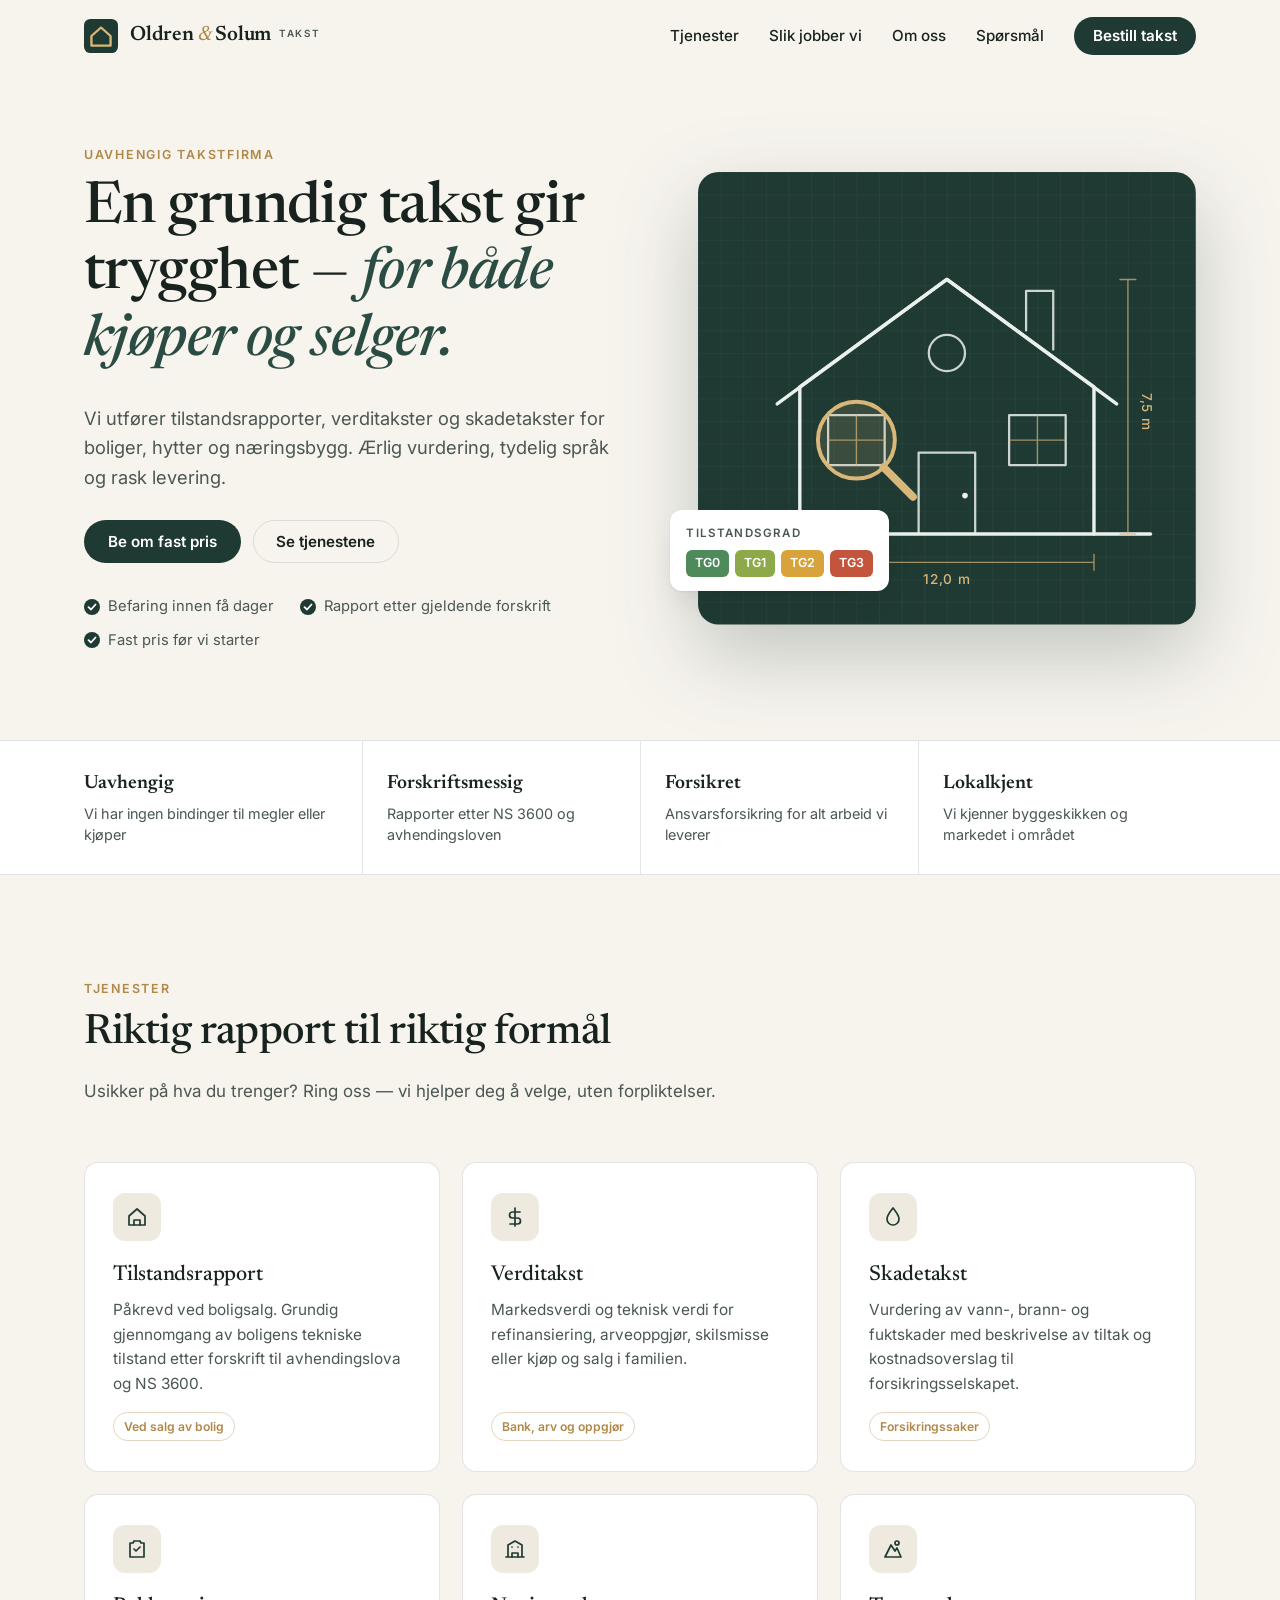
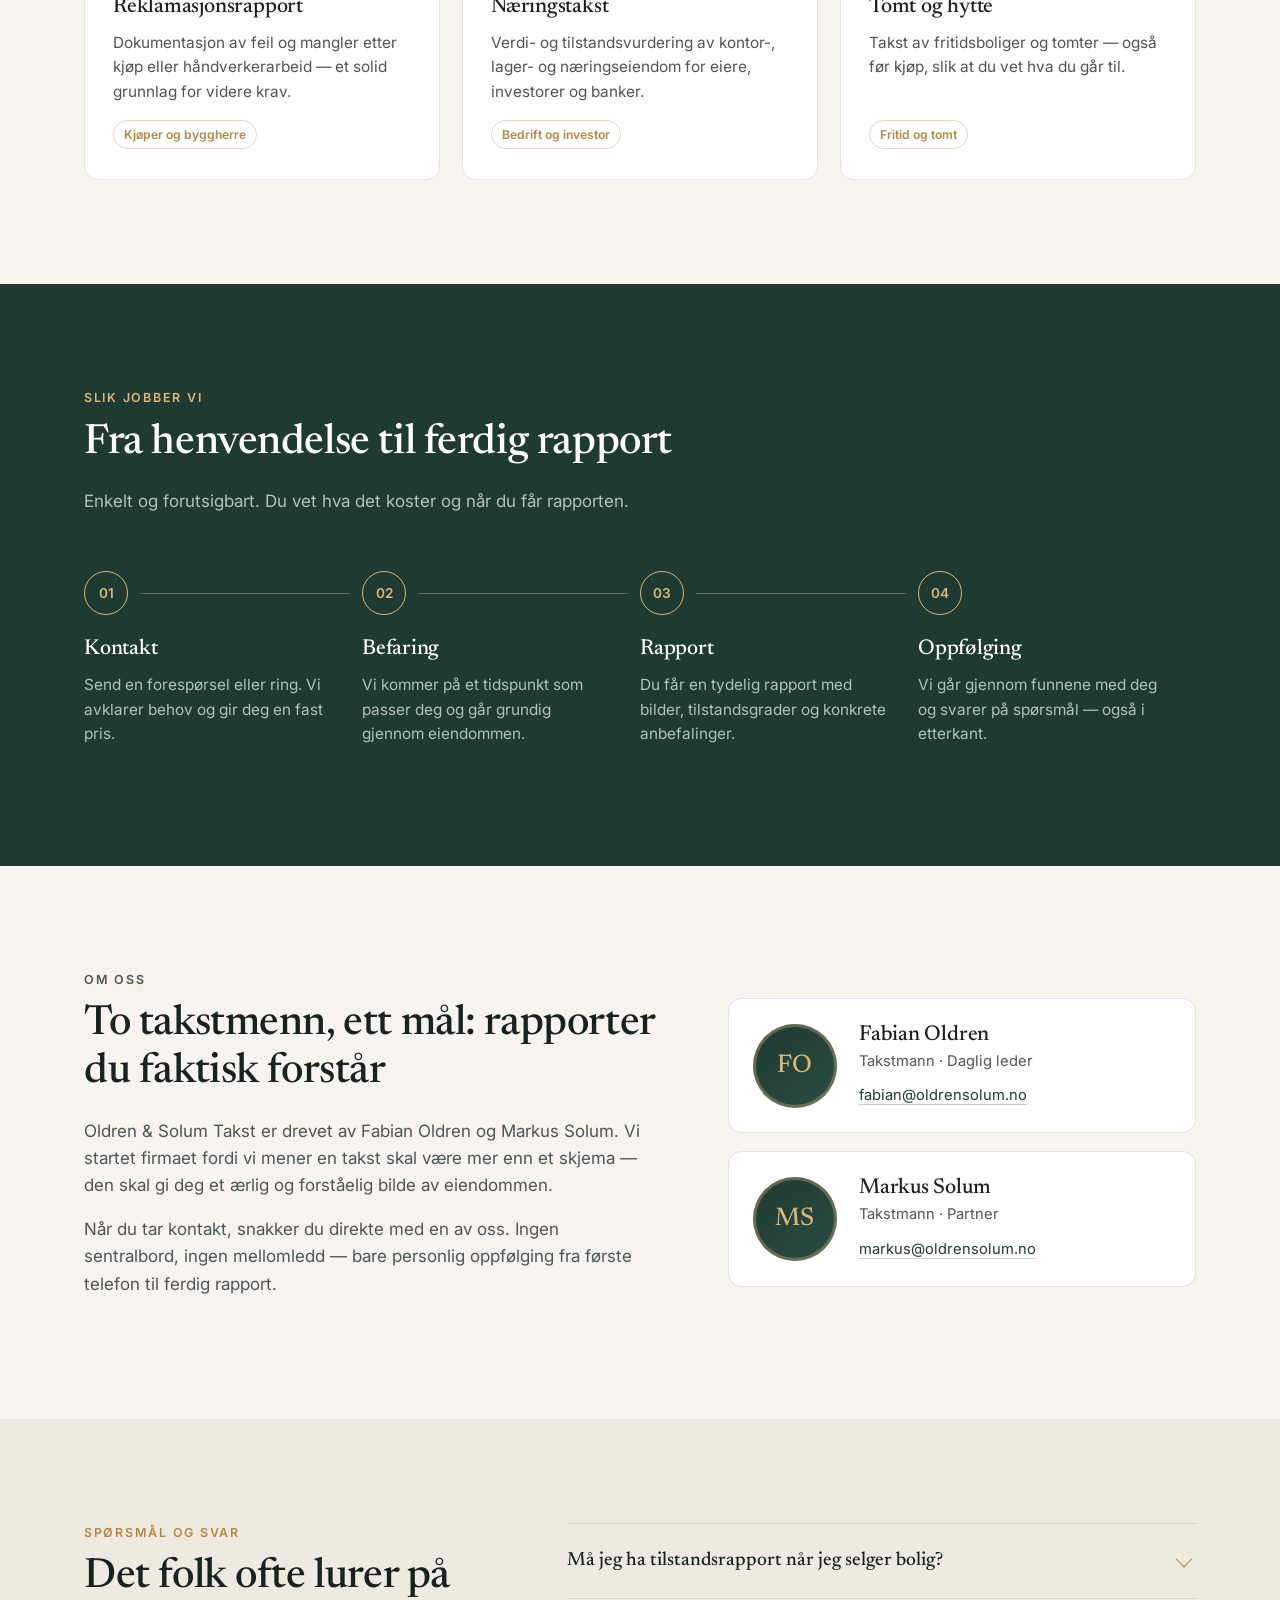
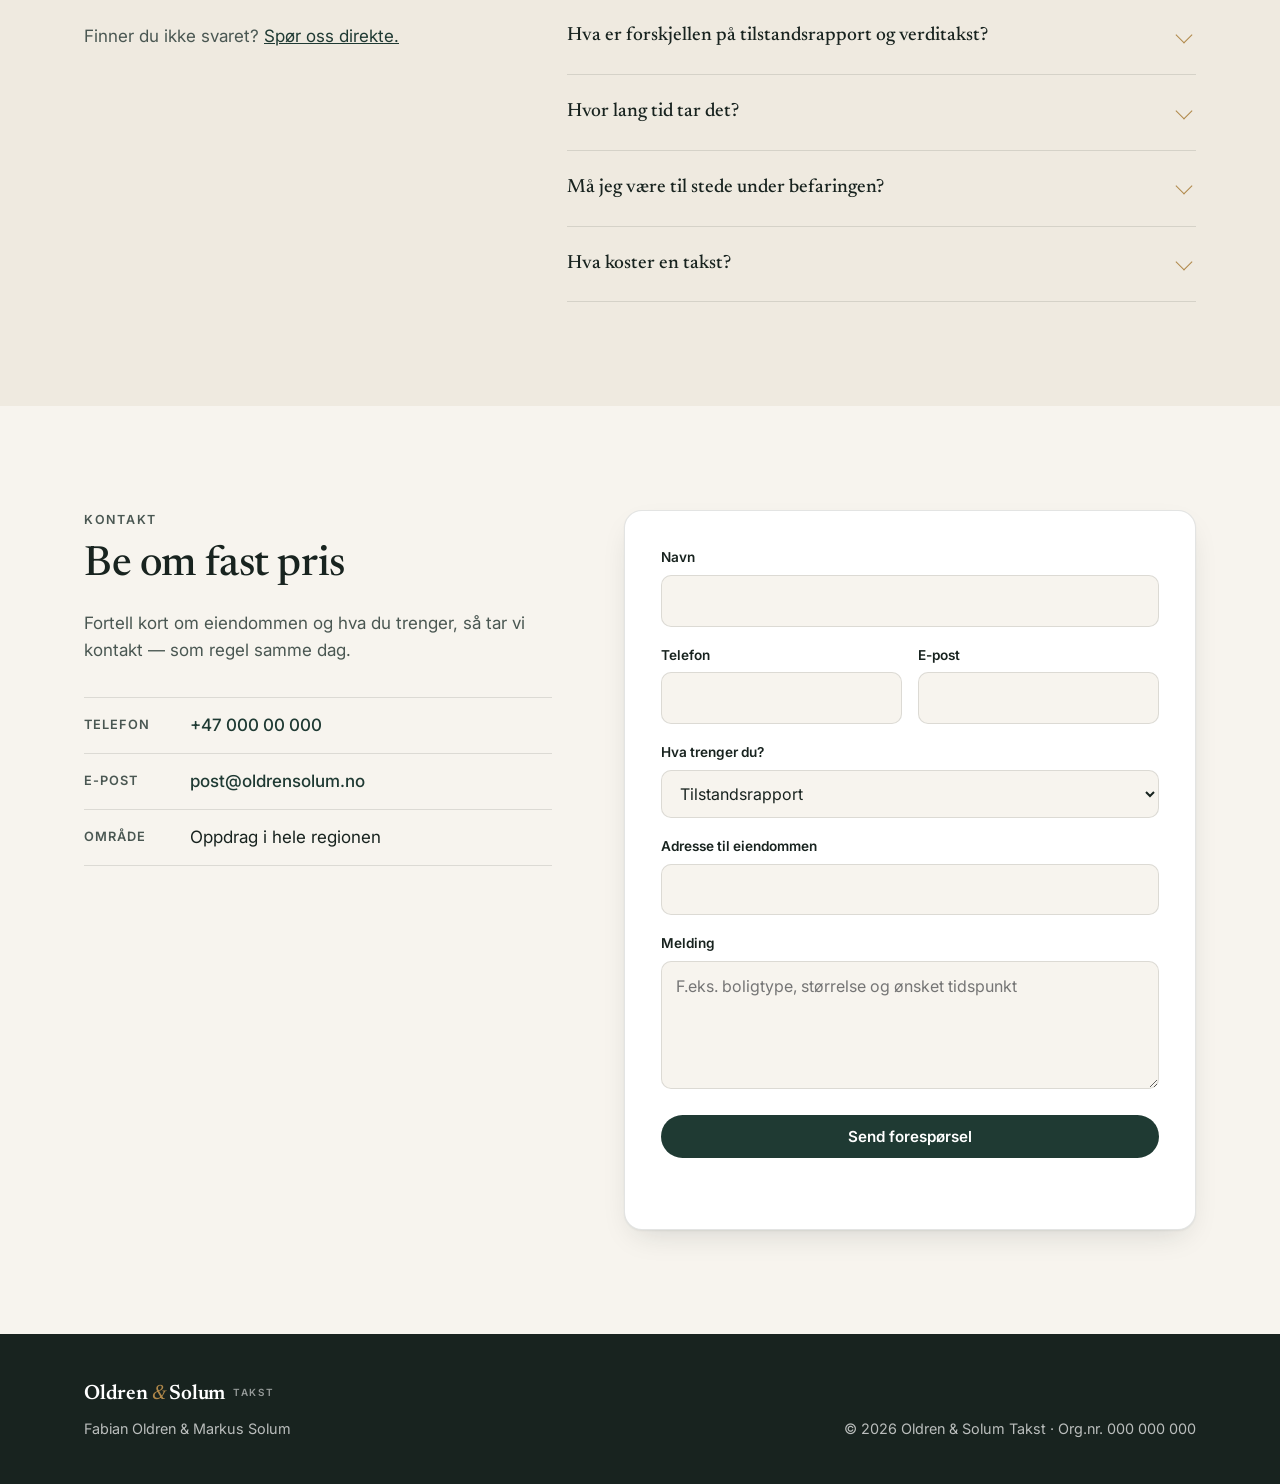
<file: oldren-solum-takst/index.html>
<!doctype html>
<html lang="no">
<head>
  <meta charset="utf-8">
  <meta name="viewport" content="width=device-width, initial-scale=1">
  <title>Oldren &amp; Solum Takst — Tilstandsrapport, verditakst og skadetakst</title>
  <meta name="description" content="Oldren &amp; Solum Takst utfører tilstandsrapporter, verditakster, skadetakster og reklamasjonsrapporter. Uavhengig, grundig og raskt levert. Be om fast pris i dag.">
  <meta property="og:type" content="website">
  <meta property="og:title" content="Oldren &amp; Solum Takst">
  <meta property="og:description" content="Uavhengig takstfirma — tilstandsrapport, verditakst, skadetakst og reklamasjon.">
  <meta property="og:locale" content="nb_NO">
  <link rel="icon" href="data:image/svg+xml,%3Csvg xmlns='http://www.w3.org/2000/svg' viewBox='0 0 32 32'%3E%3Crect width='32' height='32' rx='6' fill='%231f3a33'/%3E%3Cpath d='M7 16 16 8l9 8v9H7z' fill='none' stroke='%23d9b779' stroke-width='2.2' stroke-linejoin='round'/%3E%3C/svg%3E">
  <link rel="preconnect" href="https://fonts.googleapis.com">
  <link rel="preconnect" href="https://fonts.gstatic.com" crossorigin>
  <link href="https://fonts.googleapis.com/css2?family=Newsreader:opsz,wght@6..72,400;6..72,500;6..72,600&family=Inter:wght@400;500;600&display=swap" rel="stylesheet">
  <link rel="stylesheet" href="css/style.css">
</head>
<body>

  <!-- ===== Header ===== -->
  <header class="site-header" id="siteHeader">
    <div class="container header-inner">
      <a class="brand" href="#top" aria-label="Oldren &amp; Solum Takst — til toppen">
        <svg class="brand-mark" viewBox="0 0 32 32" aria-hidden="true">
          <rect width="32" height="32" rx="6"/>
          <path d="M7 16 16 8l9 8v9H7z"/>
        </svg>
        <span class="brand-name">Oldren <em>&amp;</em> Solum <small>Takst</small></span>
      </a>
      <nav class="main-nav" id="mainNav" aria-label="Hovedmeny">
        <a href="#tjenester">Tjenester</a>
        <a href="#prosess">Slik jobber vi</a>
        <a href="#om">Om oss</a>
        <a href="#faq">Spørsmål</a>
        <a href="#kontakt" class="btn btn-primary nav-cta">Bestill takst</a>
      </nav>
      <button class="nav-toggle" id="navToggle" aria-label="Åpne meny" aria-expanded="false" aria-controls="mainNav">
        <span></span><span></span>
      </button>
    </div>
  </header>

  <main id="top">

    <!-- ===== Hero ===== -->
    <section class="hero">
      <div class="container hero-grid">
        <div class="hero-copy reveal">
          <p class="eyebrow">Uavhengig takstfirma</p>
          <h1>En grundig takst gir trygghet — <em>for både kjøper og selger.</em></h1>
          <p class="lead">
            Vi utfører tilstandsrapporter, verditakster og skadetakster for boliger,
            hytter og næringsbygg. Ærlig vurdering, tydelig språk og rask levering.
          </p>
          <div class="hero-actions">
            <a href="#kontakt" class="btn btn-primary">Be om fast pris</a>
            <a href="#tjenester" class="btn btn-ghost">Se tjenestene</a>
          </div>
          <ul class="hero-points">
            <li>Befaring innen få dager</li>
            <li>Rapport etter gjeldende forskrift</li>
            <li>Fast pris før vi starter</li>
          </ul>
        </div>

        <div class="hero-visual reveal" aria-hidden="true">
          <!-- Arkitekttegning av et hus — erstattes gjerne med ekte foto senere -->
          <svg viewBox="0 0 440 400" class="blueprint">
            <defs>
              <pattern id="grid" width="20" height="20" patternUnits="userSpaceOnUse">
                <path d="M20 0H0V20" fill="none" class="grid-line"/>
              </pattern>
            </defs>
            <rect width="440" height="400" rx="18" class="bp-bg"/>
            <rect width="440" height="400" rx="18" fill="url(#grid)"/>
            <!-- ground -->
            <path d="M40 320H400" class="bp-strong"/>
            <!-- house body -->
            <path d="M90 320V190L220 95l130 95v130" class="bp-strong draw"/>
            <path d="M70 205 220 95l150 110" class="bp-strong draw"/>
            <!-- chimney -->
            <path d="M290 140V105h24v52" class="bp-line draw"/>
            <!-- door -->
            <path d="M195 320v-72h50v72" class="bp-line draw"/>
            <circle cx="236" cy="286" r="2.5" class="bp-dot"/>
            <!-- windows -->
            <rect x="115" y="215" width="50" height="44" class="bp-line draw"/>
            <path d="M140 215v44M115 237h50" class="bp-thin"/>
            <rect x="275" y="215" width="50" height="44" class="bp-line draw"/>
            <path d="M300 215v44M275 237h50" class="bp-thin"/>
            <circle cx="220" cy="160" r="16" class="bp-line draw"/>
            <!-- dimension lines -->
            <path d="M90 345H350M90 338v14M350 338v14" class="bp-thin"/>
            <text x="220" y="364" class="bp-text">12,0 m</text>
            <path d="M380 95V320M373 95h14M373 320h14" class="bp-thin"/>
            <text x="392" y="212" class="bp-text" transform="rotate(90 392 212)">7,5 m</text>
            <!-- magnifier inspecting -->
            <g class="inspect">
              <circle cx="140" cy="237" r="34" class="lens"/>
              <path d="M164 261l26 26" class="handle"/>
            </g>
          </svg>
          <div class="badge-card">
            <span class="badge-label">Tilstandsgrad</span>
            <div class="tg-scale">
              <span class="tg tg0">TG0</span><span class="tg tg1">TG1</span><span class="tg tg2">TG2</span><span class="tg tg3">TG3</span>
            </div>
          </div>
        </div>
      </div>
    </section>

    <!-- ===== Trust strip ===== -->
    <section class="strip" aria-label="Hvorfor velge oss">
      <div class="container strip-grid">
        <div><strong>Uavhengig</strong><span>Vi har ingen bindinger til megler eller kjøper</span></div>
        <div><strong>Forskriftsmessig</strong><span>Rapporter etter NS 3600 og avhendingsloven</span></div>
        <div><strong>Forsikret</strong><span>Ansvarsforsikring for alt arbeid vi leverer</span></div>
        <div><strong>Lokalkjent</strong><span>Vi kjenner byggeskikken og markedet i området</span></div>
      </div>
    </section>

    <!-- ===== Tjenester ===== -->
    <section class="section" id="tjenester">
      <div class="container">
        <header class="section-head reveal">
          <p class="eyebrow">Tjenester</p>
          <h2>Riktig rapport til riktig formål</h2>
          <p>Usikker på hva du trenger? Ring oss — vi hjelper deg å velge, uten forpliktelser.</p>
        </header>

        <div class="services">
          <article class="service reveal">
            <div class="service-icon"><svg viewBox="0 0 24 24"><path d="M4 11 12 4l8 7v9H4z"/><path d="M9 20v-5h6v5"/></svg></div>
            <h3>Tilstandsrapport</h3>
            <p>Påkrevd ved boligsalg. Grundig gjennomgang av boligens tekniske tilstand etter forskrift til avhendingslova og NS 3600.</p>
            <span class="tag">Ved salg av bolig</span>
          </article>
          <article class="service reveal">
            <div class="service-icon"><svg viewBox="0 0 24 24"><path d="M12 3v18M17 7H9.5a3 3 0 0 0 0 6h5a3 3 0 0 1 0 6H7"/></svg></div>
            <h3>Verditakst</h3>
            <p>Markedsverdi og teknisk verdi for refinansiering, arveoppgjør, skilsmisse eller kjøp og salg i familien.</p>
            <span class="tag">Bank, arv og oppgjør</span>
          </article>
          <article class="service reveal">
            <div class="service-icon"><svg viewBox="0 0 24 24"><path d="M12 3c3 4 6 7 6 11a6 6 0 0 1-12 0c0-4 3-7 6-11z"/></svg></div>
            <h3>Skadetakst</h3>
            <p>Vurdering av vann-, brann- og fuktskader med beskrivelse av tiltak og kostnadsoverslag til forsikringsselskapet.</p>
            <span class="tag">Forsikringssaker</span>
          </article>
          <article class="service reveal">
            <div class="service-icon"><svg viewBox="0 0 24 24"><path d="M9 4h6l1 2h3v14H5V6h3z"/><path d="M9 12l2 2 4-4"/></svg></div>
            <h3>Reklamasjonsrapport</h3>
            <p>Dokumentasjon av feil og mangler etter kjøp eller håndverkerarbeid — et solid grunnlag for videre krav.</p>
            <span class="tag">Kjøper og byggherre</span>
          </article>
          <article class="service reveal">
            <div class="service-icon"><svg viewBox="0 0 24 24"><path d="M3 20h18M5 20V8l7-4 7 4v12"/><path d="M9 20v-4h6v4M9 10h.01M15 10h.01"/></svg></div>
            <h3>Næringstakst</h3>
            <p>Verdi- og tilstandsvurdering av kontor-, lager- og næringseiendom for eiere, investorer og banker.</p>
            <span class="tag">Bedrift og investor</span>
          </article>
          <article class="service reveal">
            <div class="service-icon"><svg viewBox="0 0 24 24"><path d="M4 20 10 8l4 6 2-3 4 9z"/><circle cx="16" cy="6" r="2"/></svg></div>
            <h3>Tomt og hytte</h3>
            <p>Takst av fritidsboliger og tomter — også før kjøp, slik at du vet hva du går til.</p>
            <span class="tag">Fritid og tomt</span>
          </article>
        </div>
      </div>
    </section>

    <!-- ===== Prosess ===== -->
    <section class="section section-dark" id="prosess">
      <div class="container">
        <header class="section-head reveal">
          <p class="eyebrow">Slik jobber vi</p>
          <h2>Fra henvendelse til ferdig rapport</h2>
          <p>Enkelt og forutsigbart. Du vet hva det koster og når du får rapporten.</p>
        </header>
        <ol class="steps">
          <li class="reveal">
            <span class="step-no">01</span>
            <h3>Kontakt</h3>
            <p>Send en forespørsel eller ring. Vi avklarer behov og gir deg en fast pris.</p>
          </li>
          <li class="reveal">
            <span class="step-no">02</span>
            <h3>Befaring</h3>
            <p>Vi kommer på et tidspunkt som passer deg og går grundig gjennom eiendommen.</p>
          </li>
          <li class="reveal">
            <span class="step-no">03</span>
            <h3>Rapport</h3>
            <p>Du får en tydelig rapport med bilder, tilstandsgrader og konkrete anbefalinger.</p>
          </li>
          <li class="reveal">
            <span class="step-no">04</span>
            <h3>Oppfølging</h3>
            <p>Vi går gjennom funnene med deg og svarer på spørsmål — også i etterkant.</p>
          </li>
        </ol>
      </div>
    </section>

    <!-- ===== Om oss ===== -->
    <section class="section" id="om">
      <div class="container about-grid">
        <div class="about-copy reveal">
          <p class="eyebrow">Om oss</p>
          <h2>To takstmenn, ett mål: rapporter du faktisk forstår</h2>
          <p>
            Oldren &amp; Solum Takst er drevet av Fabian Oldren og Markus Solum. Vi startet firmaet
            fordi vi mener en takst skal være mer enn et skjema — den skal gi deg et ærlig og
            forståelig bilde av eiendommen.
          </p>
          <p>
            Når du tar kontakt, snakker du direkte med en av oss. Ingen sentralbord, ingen
            mellomledd — bare personlig oppfølging fra første telefon til ferdig rapport.
          </p>
        </div>

        <div class="team">
          <!-- TODO: bytt initialene med portrettfoto (f.eks. img/fabian.jpg) -->
          <article class="person reveal">
            <div class="avatar" aria-hidden="true">FO</div>
            <div>
              <h3>Fabian Oldren</h3>
              <p class="role">Takstmann · Daglig leder</p>
              <!-- TODO: ekte telefon og e-post -->
              <a href="mailto:fabian@oldrensolum.no">fabian@oldrensolum.no</a>
            </div>
          </article>
          <article class="person reveal">
            <div class="avatar" aria-hidden="true">MS</div>
            <div>
              <h3>Markus Solum</h3>
              <p class="role">Takstmann · Partner</p>
              <a href="mailto:markus@oldrensolum.no">markus@oldrensolum.no</a>
            </div>
          </article>
        </div>
      </div>
    </section>

    <!-- ===== FAQ ===== -->
    <section class="section section-tint" id="faq">
      <div class="container faq-grid">
        <header class="section-head reveal">
          <p class="eyebrow">Spørsmål og svar</p>
          <h2>Det folk ofte lurer på</h2>
          <p>Finner du ikke svaret? <a href="#kontakt">Spør oss direkte.</a></p>
        </header>
        <div class="faq">
          <details class="reveal">
            <summary>Må jeg ha tilstandsrapport når jeg selger bolig?</summary>
            <p>Det er ikke lovpålagt, men uten en tilstandsrapport etter forskriften har du som selger mye vanskeligere for å ta forbehold mot mangler. I praksis krever de fleste meglere og kjøpere det.</p>
          </details>
          <details class="reveal">
            <summary>Hva er forskjellen på tilstandsrapport og verditakst?</summary>
            <p>En tilstandsrapport beskriver den tekniske tilstanden og brukes ved salg. En verditakst fastsetter hva eiendommen er verdt, og brukes typisk mot bank, ved arv eller i et oppgjør.</p>
          </details>
          <details class="reveal">
            <summary>Hvor lang tid tar det?</summary>
            <p>Befaringen tar vanligvis 1–3 timer avhengig av størrelse. Rapporten leveres normalt innen få virkedager etter befaringen.</p>
          </details>
          <details class="reveal">
            <summary>Må jeg være til stede under befaringen?</summary>
            <p>Det er en fordel, slik at du kan svare på spørsmål om eiendommen og vi kan vise deg funn underveis. Hvis det ikke passer, avtaler vi nøkkelutlevering.</p>
          </details>
          <details class="reveal">
            <summary>Hva koster en takst?</summary>
            <p>Prisen avhenger av type rapport og størrelsen på eiendommen. Du får alltid en fast pris før vi starter — send oss en forespørsel, så svarer vi raskt.</p>
          </details>
        </div>
      </div>
    </section>

    <!-- ===== Kontakt ===== -->
    <section class="section" id="kontakt">
      <div class="container contact-grid">
        <div class="contact-copy reveal">
          <p class="eyebrow">Kontakt</p>
          <h2>Be om fast pris</h2>
          <p>Fortell kort om eiendommen og hva du trenger, så tar vi kontakt — som regel samme dag.</p>
          <!-- TODO: ekte telefonnummer, e-post og område -->
          <ul class="contact-list">
            <li><span>Telefon</span><a href="tel:+4700000000">+47 000 00 000</a></li>
            <li><span>E-post</span><a href="mailto:post@oldrensolum.no">post@oldrensolum.no</a></li>
            <li><span>Område</span>Oppdrag i hele regionen</li>
          </ul>
        </div>

        <form class="contact-form reveal" id="contactForm" novalidate>
          <div class="field">
            <label for="f-name">Navn</label>
            <input id="f-name" name="name" type="text" autocomplete="name" required>
          </div>
          <div class="field-row">
            <div class="field">
              <label for="f-phone">Telefon</label>
              <input id="f-phone" name="phone" type="tel" autocomplete="tel" required>
            </div>
            <div class="field">
              <label for="f-email">E-post</label>
              <input id="f-email" name="email" type="email" autocomplete="email">
            </div>
          </div>
          <div class="field">
            <label for="f-type">Hva trenger du?</label>
            <select id="f-type" name="type">
              <option>Tilstandsrapport</option>
              <option>Verditakst</option>
              <option>Skadetakst</option>
              <option>Reklamasjonsrapport</option>
              <option>Næringstakst</option>
              <option>Tomt / hytte</option>
              <option>Usikker — ønsker råd</option>
            </select>
          </div>
          <div class="field">
            <label for="f-address">Adresse til eiendommen</label>
            <input id="f-address" name="address" type="text" autocomplete="street-address">
          </div>
          <div class="field">
            <label for="f-msg">Melding</label>
            <textarea id="f-msg" name="message" rows="4" placeholder="F.eks. boligtype, størrelse og ønsket tidspunkt"></textarea>
          </div>
          <button type="submit" class="btn btn-primary btn-block">Send forespørsel</button>
          <p class="form-note" id="formNote" role="status"></p>
        </form>
      </div>
    </section>
  </main>

  <!-- ===== Footer ===== -->
  <footer class="site-footer">
    <div class="container footer-inner">
      <div>
        <span class="brand-name">Oldren <em>&amp;</em> Solum <small>Takst</small></span>
        <p>Fabian Oldren &amp; Markus Solum</p>
      </div>
      <!-- TODO: org.nr. når firmaet er registrert -->
      <p class="footer-meta">© <span id="year"></span> Oldren &amp; Solum Takst · Org.nr. 000 000 000</p>
    </div>
  </footer>

  <script src="js/main.js"></script>
</body>
</html>
</file>
<file: css/style.css>
/* ==========================================================================
   HP MEDIA — Design tokens
   ========================================================================== */
:root {
  --bg: #0a0a0c;
  --bg-alt: #131316;
  --bg-elevated: #1a1a1f;
  --border: #26262c;

  --text: #f5f5f7;
  --text-muted: #9d9da6;
  --text-faint: #6b6b74;

  --accent: #2f6bff;       /* electric blue — primary accent */
  --accent-2: #00c2ff;     /* cyan-blue, used in gradients */
  --accent-contrast: #0a0a0c;

  --radius: 14px;
  --radius-sm: 8px;

  --container-w: 1200px;
  --header-h: 76px;

  --ease: cubic-bezier(0.16, 1, 0.3, 1);
}

/* ==========================================================================
   Reset
   ========================================================================== */
*, *::before, *::after { box-sizing: border-box; }
html { scroll-behavior: smooth; }

body {
  margin: 0;
  background: var(--bg);
  color: var(--text);
  font-family: 'Inter', -apple-system, BlinkMacSystemFont, 'Segoe UI', sans-serif;
  font-size: 16px;
  line-height: 1.6;
  -webkit-font-smoothing: antialiased;
  overflow-x: hidden;
}

img { max-width: 100%; display: block; }
a { color: inherit; text-decoration: none; }
ul { margin: 0; padding: 0; list-style: none; }
button { font: inherit; cursor: pointer; }

h1, h2, h3, h4 {
  font-family: 'Archivo Black', 'Inter', sans-serif;
  font-weight: 400;
  line-height: 1.08;
  letter-spacing: -0.01em;
  margin: 0;
  text-transform: uppercase;
}

.container {
  width: 100%;
  max-width: var(--container-w);
  margin: 0 auto;
  padding-inline: 24px;
}

.accent-text {
  background: linear-gradient(90deg, var(--accent), var(--accent-2));
  -webkit-background-clip: text;
  background-clip: text;
  color: transparent;
}

/* ==========================================================================
   Buttons
   ========================================================================== */
.btn {
  display: inline-flex;
  align-items: center;
  justify-content: center;
  gap: 8px;
  padding: 13px 26px;
  border-radius: 999px;
  font-weight: 700;
  font-size: 0.95rem;
  border: 1px solid transparent;
  transition: transform 0.25s var(--ease), box-shadow 0.25s var(--ease), background 0.25s var(--ease), border-color 0.25s var(--ease);
  white-space: nowrap;
}
.btn:hover { transform: translateY(-2px); }
.btn:active { transform: translateY(0); }

.btn-accent {
  background: linear-gradient(90deg, var(--accent), var(--accent-2));
  color: #fff;
  box-shadow: 0 8px 24px -8px rgba(47, 107, 255, 0.6);
}
.btn-accent:hover { box-shadow: 0 12px 32px -8px rgba(47, 107, 255, 0.75); }

.btn-outline {
  background: transparent;
  color: var(--text);
  border-color: rgba(245, 245, 247, 0.25);
}
.btn-outline:hover { border-color: rgba(245, 245, 247, 0.6); background: rgba(255,255,255,0.04); }

.btn-lg { padding: 16px 32px; font-size: 1rem; }

/* ==========================================================================
   Header / Nav
   ========================================================================== */
.site-header {
  position: fixed;
  inset: 0 0 auto 0;
  height: var(--header-h);
  z-index: 100;
  display: flex;
  align-items: center;
  background: rgba(10, 10, 12, 0);
  border-bottom: 1px solid transparent;
  transition: background 0.35s var(--ease), border-color 0.35s var(--ease), backdrop-filter 0.35s var(--ease);
}
.site-header.is-scrolled {
  background: rgba(10, 10, 12, 0.82);
  backdrop-filter: blur(14px) saturate(140%);
  border-bottom-color: var(--border);
}

.header-inner {
  display: flex;
  align-items: center;
  justify-content: space-between;
  gap: 24px;
}

.logo {
  font-family: 'Archivo Black', sans-serif;
  font-size: 1.15rem;
  letter-spacing: 0.02em;
  color: var(--text);
  flex-shrink: 0;
}
.logo span { color: var(--accent); }

.main-nav {
  display: flex;
  align-items: center;
  gap: 32px;
  margin-inline: auto;
}
.main-nav a {
  font-size: 0.92rem;
  font-weight: 600;
  color: var(--text-muted);
  position: relative;
  padding: 6px 2px;
  transition: color 0.2s var(--ease);
}
.main-nav a::after {
  content: '';
  position: absolute;
  left: 0; right: 100%;
  bottom: 0;
  height: 2px;
  background: linear-gradient(90deg, var(--accent), var(--accent-2));
  transition: right 0.3s var(--ease);
}
.main-nav a:hover { color: var(--text); }
.main-nav a:hover::after { right: 0; }

.header-cta { flex-shrink: 0; }

.nav-toggle {
  display: none;
  flex-direction: column;
  justify-content: center;
  gap: 5px;
  width: 40px;
  height: 40px;
  background: transparent;
  border: 1px solid var(--border);
  border-radius: var(--radius-sm);
  flex-shrink: 0;
}
.nav-toggle span {
  display: block;
  width: 18px;
  height: 2px;
  margin-inline: auto;
  background: var(--text);
  transition: transform 0.3s var(--ease), opacity 0.3s var(--ease);
}
.nav-toggle[aria-expanded="true"] span:nth-child(1) { transform: translateY(7px) rotate(45deg); }
.nav-toggle[aria-expanded="true"] span:nth-child(2) { opacity: 0; }
.nav-toggle[aria-expanded="true"] span:nth-child(3) { transform: translateY(-7px) rotate(-45deg); }

/* ==========================================================================
   Hero
   ========================================================================== */
.hero {
  position: relative;
  min-height: 100svh;
  display: flex;
  align-items: center;
  padding-top: var(--header-h);
  overflow: hidden;
  isolation: isolate;
}

.hero-media {
  position: absolute;
  inset: 0;
  z-index: -2;
  background: #0a0a0c;
}
/* If a real <video class="hero-video"> is added later, it should fill the
   same box as .hero-media and sit behind .hero-overlay. */
.hero-video {
  position: absolute;
  inset: 0;
  width: 100%;
  height: 100%;
  object-fit: cover;
}

.hero-media__gradient {
  position: absolute;
  inset: 0;
  background:
    radial-gradient(ellipse 80% 60% at 20% 10%, rgba(47, 107, 255, 0.24), transparent 60%),
    radial-gradient(ellipse 70% 60% at 85% 30%, rgba(0, 194, 255, 0.18), transparent 60%),
    linear-gradient(180deg, #0d0d10 0%, #0a0a0c 55%, #0a0a0c 100%);
}

.hero-media__glow {
  position: absolute;
  width: 60vmax;
  height: 60vmax;
  border-radius: 50%;
  filter: blur(90px);
  opacity: 0.35;
  will-change: transform;
}
.hero-media__glow--a {
  background: radial-gradient(circle, var(--accent), transparent 70%);
  top: -20%;
  left: -15%;
  animation: drift-a 22s ease-in-out infinite alternate;
}
.hero-media__glow--b {
  background: radial-gradient(circle, var(--accent-2), transparent 70%);
  bottom: -25%;
  right: -15%;
  animation: drift-b 26s ease-in-out infinite alternate;
}

@keyframes drift-a {
  from { transform: translate(0, 0) scale(1); }
  to   { transform: translate(6%, 8%) scale(1.12); }
}
@keyframes drift-b {
  from { transform: translate(0, 0) scale(1); }
  to   { transform: translate(-6%, -6%) scale(1.15); }
}

.hero-media__grid {
  position: absolute;
  inset: 0;
  background-image:
    linear-gradient(rgba(255,255,255,0.035) 1px, transparent 1px),
    linear-gradient(90deg, rgba(255,255,255,0.035) 1px, transparent 1px);
  background-size: 64px 64px;
  mask-image: radial-gradient(ellipse 90% 70% at 50% 30%, #000 40%, transparent 85%);
}

.hero-overlay {
  position: absolute;
  inset: 0;
  z-index: -1;
  background: linear-gradient(180deg, rgba(10,10,12,0.15) 0%, rgba(10,10,12,0.55) 70%, var(--bg) 100%);
}

.hero-content {
  padding-top: 64px;
  padding-bottom: 96px;
}

.hero-eyebrow {
  display: inline-block;
  font-size: 0.82rem;
  font-weight: 700;
  letter-spacing: 0.16em;
  text-transform: uppercase;
  color: var(--accent-2);
  margin-bottom: 22px;
}

.hero-title {
  font-size: clamp(2.6rem, 6.5vw, 5.4rem);
  max-width: 16ch;
  color: var(--text);
}

.hero-subtitle {
  margin-top: 26px;
  max-width: 56ch;
  font-size: clamp(1.02rem, 1.6vw, 1.2rem);
  color: var(--text-muted);
}

.hero-actions {
  display: flex;
  flex-wrap: wrap;
  gap: 16px;
  margin-top: 40px;
}

.hero-stats {
  display: flex;
  flex-wrap: wrap;
  gap: 40px;
  margin-top: 72px;
  padding-top: 32px;
  border-top: 1px solid var(--border);
  max-width: 640px;
}
.hero-stat { display: flex; flex-direction: column; gap: 4px; }
.hero-stat__num {
  font-family: 'Archivo Black', sans-serif;
  font-size: 1.9rem;
  color: var(--text);
}
.hero-stat__label {
  font-size: 0.82rem;
  color: var(--text-faint);
  font-weight: 500;
}

.hero-scroll {
  position: absolute;
  left: 50%;
  bottom: 28px;
  transform: translateX(-50%);
  width: 26px;
  height: 42px;
  border: 2px solid rgba(245,245,247,0.3);
  border-radius: 999px;
  display: flex;
  justify-content: center;
  padding-top: 8px;
}
.hero-scroll__dot {
  width: 4px;
  height: 8px;
  border-radius: 999px;
  background: var(--accent);
  animation: scroll-dot 1.8s ease-in-out infinite;
}
@keyframes scroll-dot {
  0% { transform: translateY(0); opacity: 1; }
  70% { transform: translateY(12px); opacity: 0; }
  100% { transform: translateY(0); opacity: 0; }
}

/* ==========================================================================
   Scroll-reveal utility (hooked up in js/main.js)
   ========================================================================== */
[data-animate] {
  opacity: 0;
  transform: translateY(24px);
  transition: opacity 0.7s var(--ease), transform 0.7s var(--ease);
}
[data-animate].is-visible {
  opacity: 1;
  transform: translateY(0);
}
/* Hero content should be visible immediately without waiting on scroll */
.hero [data-animate] { transition-delay: var(--d, 0s); }
.hero [data-animate]:nth-child(1) { --d: 0.05s; }
.hero [data-animate]:nth-child(2) { --d: 0.15s; }
.hero [data-animate]:nth-child(3) { --d: 0.25s; }
.hero [data-animate]:nth-child(4) { --d: 0.35s; }
.hero [data-animate]:nth-child(5) { --d: 0.45s; }

@media (prefers-reduced-motion: reduce) {
  html { scroll-behavior: auto; }
  [data-animate] { opacity: 1; transform: none; transition: none; }
  .hero-media__glow, .hero-scroll__dot { animation: none; }
}

/* ==========================================================================
   Shared section utilities
   ========================================================================== */
.section { padding-block: 120px; }

.eyebrow {
  font-size: 0.82rem;
  font-weight: 700;
  letter-spacing: 0.16em;
  text-transform: uppercase;
  color: var(--accent-2);
  margin-bottom: 18px;
}

.section-title {
  font-size: clamp(2rem, 4.2vw, 3.1rem);
  max-width: 18ch;
  text-wrap: balance;
  color: var(--text);
}

/* ==========================================================================
   About
   ========================================================================== */
.about-grid {
  display: grid;
  grid-template-columns: minmax(0, 1fr) minmax(0, 0.86fr);
  gap: 80px;
  align-items: center;
}

.about-lead {
  margin-top: 24px;
  font-size: 1.15rem;
  color: var(--text);
  max-width: 52ch;
}

.about-body {
  margin-top: 18px;
  color: var(--text-muted);
  max-width: 54ch;
}

.about-list {
  margin-top: 36px;
  display: grid;
  grid-template-columns: 1fr 1fr;
  gap: 16px 28px;
}
.about-list li {
  display: flex;
  align-items: center;
  gap: 12px;
  font-size: 0.95rem;
  font-weight: 600;
  color: var(--text);
}
.about-list__mark {
  flex-shrink: 0;
  width: 9px;
  height: 9px;
  border-radius: 3px;
  background: linear-gradient(135deg, var(--accent), var(--accent-2));
}

.about-visual { position: relative; }

.about-frame {
  position: relative;
  aspect-ratio: 4 / 5;
  border-radius: var(--radius);
  overflow: hidden;
  background:
    radial-gradient(ellipse 90% 70% at 30% 20%, rgba(47, 107, 255, 0.28), transparent 60%),
    radial-gradient(ellipse 80% 70% at 80% 90%, rgba(0, 194, 255, 0.2), transparent 60%),
    var(--bg-elevated);
  border: 1px solid var(--border);
  display: flex;
  align-items: flex-end;
  padding: 24px;
}
.about-frame__grid {
  position: absolute;
  inset: 0;
  background-image:
    linear-gradient(rgba(255,255,255,0.04) 1px, transparent 1px),
    linear-gradient(90deg, rgba(255,255,255,0.04) 1px, transparent 1px);
  background-size: 40px 40px;
}
.about-frame__play {
  position: absolute;
  top: 50%;
  left: 50%;
  transform: translate(-50%, -50%);
  width: 68px;
  height: 68px;
  border-radius: 50%;
  display: flex;
  align-items: center;
  justify-content: center;
  color: #fff;
  background: rgba(245, 245, 247, 0.08);
  border: 1px solid rgba(245, 245, 247, 0.25);
  backdrop-filter: blur(6px);
  transition: transform 0.3s var(--ease), background 0.3s var(--ease);
}
.about-frame:hover .about-frame__play {
  transform: translate(-50%, -50%) scale(1.08);
  background: linear-gradient(135deg, var(--accent), var(--accent-2));
  border-color: transparent;
}
.about-frame__label {
  position: relative;
  font-size: 0.8rem;
  font-weight: 700;
  letter-spacing: 0.04em;
  color: var(--text-muted);
}

.about-card {
  position: absolute;
  left: -28px;
  bottom: -28px;
  max-width: 240px;
  background: var(--bg-alt);
  border: 1px solid var(--border);
  border-radius: var(--radius);
  padding: 20px 22px;
  display: flex;
  flex-direction: column;
  gap: 6px;
  box-shadow: 0 20px 40px -16px rgba(0, 0, 0, 0.6);
}
.about-card__num {
  font-family: 'Archivo Black', sans-serif;
  font-size: 1.6rem;
  background: linear-gradient(90deg, var(--accent), var(--accent-2));
  -webkit-background-clip: text;
  background-clip: text;
  color: transparent;
}
.about-card__text {
  font-size: 0.85rem;
  color: var(--text-muted);
  font-weight: 500;
}

/* ==========================================================================
   Services
   ========================================================================== */
.services { background: var(--bg-alt); }

.services-head { max-width: 640px; }
.services-intro {
  margin-top: 20px;
  color: var(--text-muted);
  font-size: 1.05rem;
  max-width: 50ch;
}

.services-grid {
  margin-top: 56px;
  display: grid;
  grid-template-columns: repeat(4, minmax(0, 1fr));
  gap: 1px;
  background: var(--border);
  border: 1px solid var(--border);
  border-radius: var(--radius);
  overflow: hidden;
}

.service-card {
  background: var(--bg-alt);
  padding: 36px 28px;
  display: flex;
  flex-direction: column;
  gap: 18px;
  transition: background 0.3s var(--ease);
}
.service-card:hover { background: var(--bg-elevated); }

.service-card__icon {
  width: 48px;
  height: 48px;
  border-radius: var(--radius-sm);
  display: flex;
  align-items: center;
  justify-content: center;
  color: var(--accent-2);
  background: rgba(47, 107, 255, 0.12);
  transition: color 0.3s var(--ease), background 0.3s var(--ease), transform 0.3s var(--ease);
}
.service-card:hover .service-card__icon {
  color: #fff;
  background: linear-gradient(135deg, var(--accent), var(--accent-2));
  transform: translateY(-3px);
}

.service-card__title {
  font-family: 'Inter', sans-serif;
  font-weight: 800;
  font-size: 1.05rem;
  text-transform: none;
  letter-spacing: normal;
  color: var(--text);
}

.service-card__text {
  font-size: 0.92rem;
  color: var(--text-muted);
  line-height: 1.65;
}

/* ==========================================================================
   Portfolio
   ========================================================================== */
.portfolio-head {
  display: flex;
  justify-content: space-between;
  align-items: flex-end;
  gap: 40px;
  flex-wrap: wrap;
}
.portfolio-intro {
  color: var(--text-muted);
  max-width: 42ch;
  font-size: 1rem;
}

.portfolio-filters {
  display: flex;
  flex-wrap: wrap;
  gap: 10px;
  margin-top: 48px;
}
.filter-pill {
  padding: 9px 18px;
  border-radius: 999px;
  border: 1px solid var(--border);
  background: transparent;
  color: var(--text-muted);
  font-size: 0.85rem;
  font-weight: 600;
  transition: color 0.25s var(--ease), border-color 0.25s var(--ease), background 0.25s var(--ease);
}
.filter-pill:hover { color: var(--text); border-color: rgba(245,245,247,0.35); }
.filter-pill.is-active {
  color: #fff;
  border-color: transparent;
  background: linear-gradient(90deg, var(--accent), var(--accent-2));
}

.portfolio-grid {
  margin-top: 28px;
  display: grid;
  grid-template-columns: repeat(3, minmax(0, 1fr));
  gap: 28px;
}

.case-card { display: flex; flex-direction: column; gap: 16px; }

.case-card__thumb {
  position: relative;
  display: block;
  width: 100%;
  aspect-ratio: 4 / 3;
  border-radius: var(--radius);
  border: 1px solid var(--border);
  background:
    radial-gradient(ellipse 90% 70% at 20% 15%, rgba(47, 107, 255, 0.3), transparent 55%),
    radial-gradient(ellipse 80% 70% at 85% 90%, rgba(0, 194, 255, 0.22), transparent 55%),
    var(--bg-elevated);
  overflow: hidden;
  transition: transform 0.4s var(--ease), border-color 0.3s var(--ease);
}
.case-card__thumb:hover { transform: translateY(-6px); border-color: rgba(47, 107, 255, 0.5); }

.case-card__badge {
  position: absolute;
  top: 14px;
  left: 14px;
  font-size: 0.7rem;
  font-weight: 700;
  letter-spacing: 0.04em;
  text-transform: uppercase;
  color: var(--text);
  background: rgba(10, 10, 12, 0.55);
  border: 1px solid rgba(245,245,247,0.16);
  border-radius: 999px;
  padding: 5px 11px;
  backdrop-filter: blur(6px);
}

.case-card__play {
  position: absolute;
  top: 50%;
  left: 50%;
  transform: translate(-50%, -50%);
  width: 56px;
  height: 56px;
  border-radius: 50%;
  display: flex;
  align-items: center;
  justify-content: center;
  color: #fff;
  background: rgba(245, 245, 247, 0.1);
  border: 1px solid rgba(245, 245, 247, 0.22);
  transition: transform 0.3s var(--ease), background 0.3s var(--ease);
}
.case-card__thumb:hover .case-card__play {
  transform: translate(-50%, -50%) scale(1.08);
  background: linear-gradient(135deg, var(--accent), var(--accent-2));
  border-color: transparent;
}

.case-card__title {
  font-family: 'Inter', sans-serif;
  text-transform: none;
  letter-spacing: normal;
  font-weight: 800;
  font-size: 1rem;
  color: var(--text);
}
.case-card__summary {
  margin-top: 6px;
  font-size: 0.88rem;
  color: var(--text-muted);
  line-height: 1.6;
}

/* ---- Detail modal ---- */
.portfolio-modal {
  border: 1px solid var(--border);
  border-radius: var(--radius);
  background: var(--bg-alt);
  color: var(--text);
  padding: 0;
  width: min(680px, calc(100vw - 40px));
  max-height: min(88vh, 800px);
}
.portfolio-modal::backdrop { background: rgba(6, 6, 8, 0.75); backdrop-filter: blur(3px); }

.portfolio-modal__close {
  position: absolute;
  top: 16px;
  right: 16px;
  width: 36px;
  height: 36px;
  border-radius: 50%;
  border: 1px solid var(--border);
  background: var(--bg-elevated);
  color: var(--text-muted);
  display: flex;
  align-items: center;
  justify-content: center;
  z-index: 2;
}
.portfolio-modal__close:hover { color: var(--text); border-color: rgba(245,245,247,0.35); }

.portfolio-modal__body { padding: 40px; overflow-y: auto; max-height: min(88vh, 800px); }

.portfolio-modal__badge {
  display: inline-block;
  font-size: 0.72rem;
  font-weight: 700;
  letter-spacing: 0.06em;
  text-transform: uppercase;
  color: var(--accent-2);
  margin-bottom: 12px;
}
.portfolio-modal__title {
  font-family: 'Archivo Black', sans-serif;
  font-size: clamp(1.4rem, 3vw, 1.9rem);
}
.portfolio-modal__desc {
  margin-top: 16px;
  color: var(--text-muted);
  max-width: 60ch;
}

.portfolio-modal__embed {
  margin-top: 28px;
  position: relative;
  aspect-ratio: 16 / 9;
  border-radius: var(--radius-sm);
  overflow: hidden;
  background: #000;
}
.portfolio-modal__embed iframe { position: absolute; inset: 0; width: 100%; height: 100%; border: 0; }

.portfolio-modal__placeholder {
  margin-top: 28px;
  aspect-ratio: 16 / 9;
  border-radius: var(--radius-sm);
  border: 1px dashed var(--border);
  display: flex;
  flex-direction: column;
  align-items: center;
  justify-content: center;
  gap: 10px;
  color: var(--text-faint);
  font-size: 0.85rem;
  font-weight: 600;
}

.portfolio-modal__gallery {
  margin-top: 28px;
  display: grid;
  grid-template-columns: repeat(2, minmax(0, 1fr));
  gap: 10px;
}
.portfolio-modal__gallery img {
  width: 100%;
  aspect-ratio: 4 / 3;
  object-fit: cover;
  border-radius: var(--radius-sm);
}
.portfolio-modal__tile {
  aspect-ratio: 4 / 3;
  border-radius: var(--radius-sm);
  border: 1px dashed var(--border);
  background: var(--bg-elevated);
}

/* ==========================================================================
   Clients
   ========================================================================== */
.clients-intro {
  margin-top: 20px;
  color: var(--text-muted);
  max-width: 60ch;
  font-size: 1.02rem;
}

.client-grid {
  margin-top: 48px;
  display: grid;
  grid-template-columns: repeat(3, minmax(0, 1fr));
  gap: 1px;
  background: var(--border);
  border: 1px solid var(--border);
  border-radius: var(--radius);
  overflow: hidden;
}

.client-tile {
  background: var(--bg-alt);
  min-height: 110px;
  display: flex;
  align-items: center;
  justify-content: center;
  padding: 20px;
  text-align: center;
  transition: background 0.3s var(--ease);
}
.client-tile:hover { background: var(--bg-elevated); }
.client-tile span {
  font-family: 'Inter', sans-serif;
  font-size: 0.92rem;
  font-weight: 700;
  letter-spacing: 0.02em;
  color: var(--text-faint);
  transition: color 0.3s var(--ease);
}
.client-tile:hover span { color: var(--text); }

/* ==========================================================================
   Contact
   ========================================================================== */
.contact { background: var(--bg-alt); }

.contact-grid {
  display: grid;
  grid-template-columns: minmax(0, 0.85fr) minmax(0, 1fr);
  gap: 72px;
}

.contact-lead {
  margin-top: 22px;
  color: var(--text-muted);
  max-width: 46ch;
  font-size: 1.05rem;
}

.contact-info {
  margin-top: 44px;
  display: flex;
  flex-direction: column;
  gap: 20px;
}
.contact-info li { display: flex; flex-direction: column; gap: 4px; }
.contact-info__label {
  font-size: 0.75rem;
  font-weight: 700;
  letter-spacing: 0.06em;
  text-transform: uppercase;
  color: var(--text-faint);
}
.contact-info a, .contact-info span:not(.contact-info__label) {
  font-size: 1.05rem;
  font-weight: 600;
  color: var(--text);
}
.contact-info a { transition: color 0.2s var(--ease); }
.contact-info a:hover { color: var(--accent-2); }

.contact-social {
  margin-top: 40px;
  display: flex;
  gap: 12px;
}
.contact-social a {
  width: 42px;
  height: 42px;
  border-radius: 50%;
  border: 1px solid var(--border);
  display: flex;
  align-items: center;
  justify-content: center;
  color: var(--text-muted);
  transition: color 0.25s var(--ease), border-color 0.25s var(--ease), background 0.25s var(--ease), transform 0.25s var(--ease);
}
.contact-social a:hover {
  color: #fff;
  border-color: transparent;
  background: linear-gradient(135deg, var(--accent), var(--accent-2));
  transform: translateY(-2px);
}

.contact-form {
  background: var(--bg-elevated);
  border: 1px solid var(--border);
  border-radius: var(--radius);
  padding: 40px;
  display: flex;
  flex-direction: column;
  gap: 22px;
}

.form-row { display: flex; flex-direction: column; gap: 8px; }
.form-row label {
  font-size: 0.82rem;
  font-weight: 700;
  color: var(--text-muted);
}
.form-row input,
.form-row select,
.form-row textarea {
  font: inherit;
  color: var(--text);
  background: var(--bg-alt);
  border: 1px solid var(--border);
  border-radius: var(--radius-sm);
  padding: 12px 14px;
  transition: border-color 0.2s var(--ease), box-shadow 0.2s var(--ease);
}
.form-row textarea { resize: vertical; min-height: 110px; }
.form-row input:focus,
.form-row select:focus,
.form-row textarea:focus {
  outline: none;
  border-color: var(--accent);
  box-shadow: 0 0 0 3px rgba(47, 107, 255, 0.22);
}
.form-row select { appearance: none; background-image: url("data:image/svg+xml,%3Csvg xmlns='http://www.w3.org/2000/svg' viewBox='0 0 24 24' fill='none' stroke='%239d9da6' stroke-width='2'%3E%3Cpath d='m6 9 6 6 6-6'/%3E%3C/svg%3E"); background-repeat: no-repeat; background-position: right 14px center; padding-right: 40px; }

.contact-submit { margin-top: 6px; align-self: flex-start; }

.contact-form__status {
  font-size: 0.88rem;
  font-weight: 600;
  color: var(--accent-2);
  min-height: 1.2em;
}

/* ==========================================================================
   Footer
   ========================================================================== */
.site-footer { border-top: 1px solid var(--border); }

.footer-inner {
  padding-block: 48px;
  display: flex;
  align-items: center;
  justify-content: space-between;
  gap: 24px;
  flex-wrap: wrap;
}

.footer-nav {
  display: flex;
  gap: 28px;
  flex-wrap: wrap;
}
.footer-nav a {
  font-size: 0.88rem;
  font-weight: 600;
  color: var(--text-muted);
  transition: color 0.2s var(--ease);
}
.footer-nav a:hover { color: var(--text); }

.footer-social { display: flex; gap: 10px; }
.footer-social a {
  width: 36px;
  height: 36px;
  border-radius: 50%;
  border: 1px solid var(--border);
  display: flex;
  align-items: center;
  justify-content: center;
  color: var(--text-muted);
  transition: color 0.25s var(--ease), border-color 0.25s var(--ease), background 0.25s var(--ease);
}
.footer-social a:hover {
  color: #fff;
  border-color: transparent;
  background: linear-gradient(135deg, var(--accent), var(--accent-2));
}

.footer-bottom {
  padding-block: 24px;
  border-top: 1px solid var(--border);
}
.footer-bottom p {
  margin: 0;
  font-size: 0.82rem;
  color: var(--text-faint);
}

/* ==========================================================================
   Responsive
   ========================================================================== */
@media (max-width: 900px) {
  .main-nav, .header-cta { display: none; }
  .nav-toggle { display: flex; }

  .main-nav.is-open {
    display: flex;
    position: fixed;
    inset: var(--header-h) 0 auto 0;
    flex-direction: column;
    align-items: flex-start;
    gap: 4px;
    padding: 16px 24px 24px;
    background: rgba(10,10,12,0.98);
    backdrop-filter: blur(14px);
    border-bottom: 1px solid var(--border);
  }
  .main-nav.is-open a { width: 100%; padding: 12px 0; font-size: 1rem; }

  .hero-stats { gap: 28px; }

  .about-grid { grid-template-columns: 1fr; gap: 56px; }
  .about-visual { max-width: 420px; }
  .about-card { left: 0; bottom: -24px; }

  .services-grid { grid-template-columns: repeat(2, minmax(0, 1fr)); }

  .portfolio-grid { grid-template-columns: repeat(2, minmax(0, 1fr)); }

  .client-grid { grid-template-columns: repeat(2, minmax(0, 1fr)); }

  .contact-grid { grid-template-columns: 1fr; gap: 52px; }
}

@media (max-width: 520px) {
  .hero-actions { flex-direction: column; align-items: stretch; }
  .hero-stats { flex-direction: column; gap: 18px; }

  .section { padding-block: 88px; }
  .about-list { grid-template-columns: 1fr; }
  .about-card { position: static; margin-top: 20px; max-width: none; }

  .services-grid { grid-template-columns: 1fr; }

  .portfolio-grid { grid-template-columns: 1fr; }
  .portfolio-modal__body { padding: 28px 22px; }
  .portfolio-modal__gallery { grid-template-columns: 1fr; }

  .client-grid { grid-template-columns: 1fr; }

  .contact-form { padding: 28px 22px; }

  .footer-inner { flex-direction: column; align-items: flex-start; }
}
</file>
<file: lea-kunst/css/style.css>
/* ==========================================================
   Atelier Lea — stiler
   Design-tokens øverst: farger hentet fra maleriene.
   ========================================================== */
:root {
  --paper: #f4eee6;
  --paper-2: #ebe2d6;
  --ink: #1d1a17;
  --ink-2: #2a2521;
  --muted: #6e645b;
  --line: rgba(29, 26, 23, 0.12);
  --accent: #d9622b;   /* oransje fra solnedgang og rust */
  --accent-2: #f2a65a;
  --moss: #2f5a3f;
  --sky: #8ec5e8;

  --serif: "Fraunces", Georgia, serif;
  --sans: "Inter", system-ui, -apple-system, sans-serif;

  --radius: 18px;
  --gutter: clamp(16px, 4vw, 48px);
  --max: 1240px;
  --ease: cubic-bezier(0.22, 1, 0.36, 1);
}

*, *::before, *::after { box-sizing: border-box; }
html { scroll-behavior: smooth; overflow-x: clip; }
body {
  margin: 0;
  background: var(--paper);
  color: var(--ink);
  font-family: var(--sans);
  font-size: 17px;
  line-height: 1.6;
  -webkit-font-smoothing: antialiased;
  overflow-x: clip;
}
img { display: block; max-width: 100%; }
a { color: inherit; }
h1, h2, h3 { font-family: var(--serif); font-weight: 400; line-height: 1.05; margin: 0; letter-spacing: -0.02em; }
h2 { font-size: clamp(2.2rem, 5vw, 4rem); }
em { font-style: italic; color: var(--accent); }
.sr-only { position: absolute; width: 1px; height: 1px; overflow: hidden; clip: rect(0 0 0 0); }

/* Papirkorn over hele siden */
.grain {
  position: fixed; inset: -50%; z-index: 100; pointer-events: none; opacity: 0.06;
  background-image: url("data:image/svg+xml,%3Csvg xmlns='http://www.w3.org/2000/svg' width='160' height='160'%3E%3Cfilter id='n'%3E%3CfeTurbulence type='fractalNoise' baseFrequency='0.9' numOctaves='3'/%3E%3C/filter%3E%3Crect width='100%25' height='100%25' filter='url(%23n)'/%3E%3C/svg%3E");
  animation: grain 8s steps(8) infinite;
}
@keyframes grain {
  0%, 100% { transform: translate(0, 0); }
  25% { transform: translate(-3%, 2%); }
  50% { transform: translate(2%, -3%); }
  75% { transform: translate(-2%, -1%); }
}

.cursor-glow {
  position: fixed; left: 0; top: 0; width: 520px; height: 520px; z-index: 0;
  margin: -260px 0 0 -260px; border-radius: 50%; pointer-events: none;
  background: radial-gradient(circle, rgba(242, 166, 90, 0.28), transparent 65%);
  transform: translate3d(var(--mx, -999px), var(--my, -999px), 0);
  transition: opacity 0.4s;
}
@media (hover: none) { .cursor-glow { display: none; } }

/* ===== Header ===== */
.site-header {
  position: fixed; top: 0; left: 0; right: 0; z-index: 50;
  display: flex; align-items: center; justify-content: space-between;
  padding: 18px var(--gutter);
  transition: background 0.4s, padding 0.4s, box-shadow 0.4s;
}
.site-header.scrolled {
  background: rgba(244, 238, 230, 0.82);
  backdrop-filter: blur(14px); -webkit-backdrop-filter: blur(14px);
  padding-block: 12px; box-shadow: 0 1px 0 var(--line);
}
.brand { display: flex; align-items: center; gap: 10px; text-decoration: none; }
.brand-mark {
  display: grid; place-items: center; width: 38px; height: 38px; border-radius: 50%;
  background: var(--ink); color: var(--paper); font-family: var(--serif); font-style: italic; font-size: 1.3rem;
}
.brand-name { font-family: var(--serif); font-size: 1.25rem; }

.nav ul { display: flex; gap: 6px; list-style: none; margin: 0; padding: 0; }
.nav a { display: block; padding: 8px 14px; border-radius: 99px; text-decoration: none; font-size: 0.95rem; transition: background 0.25s; }
.nav a:hover { background: rgba(29, 26, 23, 0.07); }
.nav .nav-cta { background: var(--ink); color: var(--paper); }
.nav .nav-cta:hover { background: var(--accent); }
.nav-toggle { display: none; }

@media (max-width: 760px) {
  .nav-toggle {
    display: grid; gap: 6px; place-content: center; width: 44px; height: 44px; border: 0; border-radius: 50%;
    background: var(--ink); cursor: pointer; position: relative; z-index: 2;
  }
  .nav-toggle span:not(.sr-only) { display: block; width: 18px; height: 2px; background: var(--paper); transition: transform 0.3s var(--ease); }
  .nav-toggle[aria-expanded="true"] span:nth-child(1) { transform: translateY(4px) rotate(45deg); }
  .nav-toggle[aria-expanded="true"] span:nth-child(2) { transform: translateY(-4px) rotate(-45deg); }
  .nav ul {
    position: fixed; inset: 0; flex-direction: column; justify-content: center; align-items: center; gap: 10px;
    background: var(--paper); clip-path: circle(0 at calc(100% - 40px) 40px);
    transition: clip-path 0.6s var(--ease);
  }
  .nav ul.open { clip-path: circle(150% at calc(100% - 40px) 40px); }
  .nav ul a { font-family: var(--serif); font-size: 2rem; }
}

/* ===== Buttons ===== */
.btn {
  display: inline-flex; align-items: center; gap: 8px; padding: 14px 26px; border-radius: 99px;
  font: 500 1rem var(--sans); text-decoration: none; border: 1px solid var(--ink); cursor: pointer;
  transition: transform 0.3s var(--ease), background 0.3s, color 0.3s;
}
.btn:hover { transform: translateY(-2px); }
.btn-primary { background: var(--ink); color: var(--paper); }
.btn-primary:hover { background: var(--accent); border-color: var(--accent); }
.btn-ghost { background: transparent; }
.btn-ghost:hover { background: var(--ink); color: var(--paper); }

/* ===== Hero ===== */
.hero {
  position: relative; z-index: 1; min-height: 100vh; min-height: 100svh;
  display: grid; grid-template-columns: 1.05fr 1fr; align-items: center; gap: 40px;
  max-width: var(--max); margin: 0 auto; padding: 120px var(--gutter) 80px;
}
.eyebrow {
  display: inline-flex; align-items: center; gap: 10px; margin: 0 0 18px;
  font-size: 0.8rem; font-weight: 600; letter-spacing: 0.18em; text-transform: uppercase; color: var(--muted);
}
.eyebrow::before { content: ""; width: 28px; height: 1px; background: currentColor; }
.hero-title { font-size: clamp(3rem, 7.4vw, 6.4rem); font-weight: 300; }
.hero-title .line { display: block; overflow: hidden; padding-bottom: 0.06em; }
.hero-title .line > span { display: inline-block; transform: translateY(110%); transition: transform 1.1s var(--ease); }
.loaded .hero-title .line > span { transform: none; }
.loaded .hero-title .line:nth-child(2) > span { transition-delay: 0.1s; }
.loaded .hero-title .line:nth-child(3) > span { transition-delay: 0.2s; }
.hero-lead { max-width: 30em; margin: 28px 0 32px; font-size: 1.12rem; color: var(--muted); }
.hero-actions { display: flex; flex-wrap: wrap; gap: 12px; }

.hero-stage { perspective: 1400px; height: min(72vh, 640px); }
.stack {
  position: relative; width: 100%; height: 100%; transform-style: preserve-3d;
  transform: rotateX(var(--rx, 8deg)) rotateY(var(--ry, -16deg));
  transition: transform 0.9s var(--ease);
}
.canvas3d {
  position: absolute; margin: 0; transform-style: preserve-3d;
  box-shadow: 0 40px 80px -30px rgba(29, 26, 23, 0.55), 0 10px 20px -10px rgba(29, 26, 23, 0.3);
  opacity: 0; transition: opacity 1s var(--ease), transform 1.4s var(--ease);
}
.canvas3d img { width: 100%; height: 100%; object-fit: cover; }
.c1 { width: 52%; aspect-ratio: 1200/1560; left: 2%; top: 4%; transform: translateZ(-120px) rotate(-6deg) translateY(40px); }
.c2 { width: 74%; aspect-ratio: 1600/1100; left: 18%; top: 36%; transform: translateZ(60px) rotate(3deg) translateY(40px); }
.c3 { width: 40%; aspect-ratio: 1200/1600; right: -2%; top: -2%; transform: translateZ(-20px) rotate(7deg) translateY(40px); }
.loaded .canvas3d { opacity: 1; }
.loaded .c1 { transform: translateZ(-120px) rotate(-6deg) translateY(var(--p1, 0px)); transition-delay: 0.15s; }
.loaded .c2 { transform: translateZ(60px) rotate(3deg) translateY(var(--p2, 0px)); transition-delay: 0.3s; }
.loaded .c3 { transform: translateZ(-20px) rotate(7deg) translateY(var(--p3, 0px)); transition-delay: 0.45s; }
.stack.live .canvas3d { transition: opacity 1s var(--ease), transform 0.25s linear; transition-delay: 0s; }

.scroll-hint {
  position: absolute; left: 50%; bottom: 24px; width: 26px; height: 42px; margin-left: -13px;
  border: 1.5px solid var(--ink); border-radius: 99px; opacity: 0.6;
}
.scroll-hint span {
  position: absolute; left: 50%; top: 8px; width: 4px; height: 8px; margin-left: -2px; border-radius: 4px;
  background: var(--ink); animation: scrollhint 1.8s var(--ease) infinite;
}
@keyframes scrollhint { 0% { transform: translateY(0); opacity: 1; } 80%, 100% { transform: translateY(14px); opacity: 0; } }

@media (max-width: 900px) {
  .hero { grid-template-columns: 1fr; padding-top: 110px; gap: 10px; }
  .hero-stage { height: 64vw; min-height: 300px; order: -1; }
  .scroll-hint { display: none; }
}

/* ===== Marquee ===== */
.marquee {
  position: relative; z-index: 1; overflow: hidden; padding: 22px 0;
  background: var(--ink); color: var(--paper); transform: rotate(-1.5deg) scale(1.03);
}
.marquee-track { display: flex; gap: 36px; width: max-content; animation: marquee 32s linear infinite; }
.marquee span { font-family: var(--serif); font-size: clamp(1.4rem, 3vw, 2.2rem); font-style: italic; white-space: nowrap; }
.marquee i { font-style: normal; color: var(--accent); align-self: center; }
@keyframes marquee { to { transform: translateX(-50%); } }

/* ===== Sections ===== */
.section { position: relative; z-index: 1; max-width: var(--max); margin: 0 auto; padding: clamp(80px, 12vw, 150px) var(--gutter); }
.section-head { max-width: 640px; margin-bottom: 56px; }
.section-lead { color: var(--muted); margin: 16px 0 0; }

/* ===== 3D ring ===== */
.ring-section { max-width: none; overflow: hidden; text-align: center; }
.ring-section .section-head { margin-inline: auto; }
.ring-section .eyebrow::before { display: none; }
.ring-viewport {
  position: relative; height: clamp(340px, 46vw, 520px); perspective: 1600px;
  cursor: grab; touch-action: pan-y; outline: none; user-select: none;
}
.ring-viewport:active { cursor: grabbing; }
.ring-viewport:focus-visible { box-shadow: inset 0 0 0 2px var(--accent); border-radius: var(--radius); }
.ring {
  position: absolute; left: 50%; top: 50%; width: 0; height: 0; transform-style: preserve-3d;
  transform: translateZ(calc(var(--radius3d) * -1)) rotateX(-6deg) rotateY(var(--angle, 0deg));
}
.ring-item {
  position: absolute; width: var(--card-w); left: calc(var(--card-w) / -2); top: 0;
  transform: translateY(-50%) rotateY(var(--a)) translateZ(var(--radius3d));
  backface-visibility: hidden; margin: 0;
}
.ring-item img {
  width: 100%; aspect-ratio: 3/4; object-fit: cover; border-radius: 6px;
  box-shadow: 0 30px 60px -25px rgba(29, 26, 23, 0.6);
  -webkit-box-reflect: below 12px linear-gradient(transparent 70%, rgba(255,255,255,.18));
  pointer-events: none;
}
.ring-caption { font-family: var(--serif); font-size: 1.5rem; font-style: italic; min-height: 2em; margin: 30px 0 0; }

/* ===== Gallery ===== */
.gallery { display: grid; grid-template-columns: repeat(6, 1fr); gap: clamp(14px, 2vw, 26px); }
.work { grid-column: span 2; perspective: 1000px; }
.work.wide { grid-column: span 4; }
.work-btn {
  display: block; width: 100%; padding: 0; border: 0; background: none; text-align: left; cursor: zoom-in; color: inherit; font: inherit;
}
.work-frame {
  position: relative; overflow: hidden; border-radius: 6px; aspect-ratio: 3/4; background: var(--paper-2);
  transform-style: preserve-3d; transition: transform 0.5s var(--ease), box-shadow 0.5s var(--ease);
  box-shadow: 0 20px 40px -28px rgba(29, 26, 23, 0.5);
}
.work.wide .work-frame { aspect-ratio: 3/2; }
.work-frame img { width: 100%; height: 100%; object-fit: cover; transform: scale(1.04); transition: transform 0.8s var(--ease); }
.work-frame::after {
  content: ""; position: absolute; inset: 0; pointer-events: none;
  background: radial-gradient(circle at var(--gx, 50%) var(--gy, 50%), rgba(255,255,255,.35), transparent 50%);
  opacity: 0; transition: opacity 0.4s;
}
.work-btn:hover .work-frame, .work-btn:focus-visible .work-frame { box-shadow: 0 40px 70px -30px rgba(29, 26, 23, 0.65); }
.work-btn:hover .work-frame::after { opacity: 1; }
.work-btn:hover img { transform: scale(1.1); }
.work-btn:focus-visible { outline: 2px solid var(--accent); outline-offset: 6px; border-radius: 8px; }
.work-meta { display: flex; justify-content: space-between; align-items: baseline; gap: 12px; padding: 14px 2px 0; }
.work-meta h3 { font-size: 1.3rem; }
.work-meta p { margin: 2px 0 0; font-size: 0.88rem; color: var(--muted); }
.badge { flex: none; font-size: 0.72rem; font-weight: 600; letter-spacing: 0.06em; text-transform: uppercase; padding: 5px 10px; border-radius: 99px; background: rgba(47, 90, 63, 0.12); color: var(--moss); }
.badge.pending { background: rgba(217, 98, 43, 0.12); color: var(--accent); }
.badge.sold { background: rgba(29, 26, 23, 0.1); color: var(--muted); }
.gallery-cta {
  grid-column: span 4; display: flex; flex-direction: column; justify-content: flex-end; gap: 14px;
  padding: clamp(24px, 4vw, 48px); border-radius: 6px; aspect-ratio: 3/2; align-self: start;
  background: linear-gradient(135deg, var(--moss), #1f3a2a 60%, var(--ink)); color: var(--paper);
}
.gallery-cta h3 { font-size: clamp(1.8rem, 3.4vw, 2.8rem); }
.gallery-cta p { margin: 0; color: rgba(244, 238, 230, 0.75); max-width: 30em; }
.gallery-cta .btn { align-self: flex-start; border-color: var(--paper); background: var(--paper); color: var(--ink); }
.gallery-cta .btn:hover { background: var(--accent); border-color: var(--accent); color: var(--paper); }

@media (max-width: 900px) {
  .gallery { grid-template-columns: 1fr 1fr; }
  .work { grid-column: span 1; }
  .work.wide, .gallery-cta { grid-column: span 2; }
  .gallery-cta { aspect-ratio: auto; }
}
@media (max-width: 560px) {
  .gallery { grid-template-columns: 1fr; }
  .work.wide, .gallery-cta { grid-column: span 1; }
}

/* ===== About ===== */
.about { display: grid; grid-template-columns: 1fr 1.1fr; gap: clamp(40px, 7vw, 100px); align-items: center; }
.about-media { perspective: 1200px; }
.tilt {
  border-radius: 6px; overflow: hidden; transform-style: preserve-3d;
  transform: rotateX(var(--tx, 0deg)) rotateY(var(--ty, 0deg));
  transition: transform 0.4s var(--ease);
  box-shadow: 0 50px 80px -40px rgba(29, 26, 23, 0.6);
}
.about-text h2 { margin-bottom: 24px; }
.about-text > p { color: var(--muted); }
.process { list-style: none; padding: 0; margin: 36px 0 0; display: grid; gap: 4px; }
.process li { display: flex; gap: 20px; padding: 18px 0; border-top: 1px solid var(--line); }
.process span { font-family: var(--serif); font-style: italic; color: var(--accent); font-size: 1.2rem; }
.process h3 { font-size: 1.35rem; }
.process p { margin: 4px 0 0; color: var(--muted); font-size: 0.95rem; }
@media (max-width: 860px) { .about { grid-template-columns: 1fr; } }

/* ===== Contact ===== */
.contact-card {
  display: grid; grid-template-columns: 1fr 1fr; gap: clamp(32px, 5vw, 64px);
  padding: clamp(28px, 5vw, 64px); border-radius: calc(var(--radius) * 1.5);
  background: var(--ink); color: var(--paper); position: relative; overflow: hidden;
}
.contact-card::before {
  content: ""; position: absolute; width: 520px; height: 520px; right: -160px; top: -200px; border-radius: 50%;
  background: radial-gradient(circle, rgba(217, 98, 43, 0.5), transparent 65%); pointer-events: none;
  animation: float 10s ease-in-out infinite;
}
@keyframes float { 50% { transform: translate(-40px, 60px) scale(1.1); } }
.contact-card .eyebrow { color: var(--accent-2); }
.contact-info h2 { margin-bottom: 18px; }
.contact-info > p { color: rgba(244, 238, 230, 0.7); }
.contact-list { list-style: none; padding: 0; margin: 32px 0 0; }
.contact-list li { display: grid; grid-template-columns: 100px 1fr; gap: 12px; padding: 14px 0; border-top: 1px solid rgba(244, 238, 230, 0.14); }
.contact-list span { font-size: 0.8rem; text-transform: uppercase; letter-spacing: 0.12em; color: rgba(244, 238, 230, 0.5); padding-top: 3px; }
.contact-list a, .contact-list p { margin: 0; text-decoration: none; overflow-wrap: anywhere; }
.contact-list a:hover { color: var(--accent-2); }
.contact-form { position: relative; display: grid; gap: 16px; align-content: start; }
.contact-form label { display: grid; gap: 6px; font-size: 0.85rem; color: rgba(244, 238, 230, 0.7); }
.contact-form input, .contact-form select, .contact-form textarea {
  width: 100%; padding: 14px 16px; border-radius: 12px; border: 1px solid rgba(244, 238, 230, 0.18);
  background: rgba(244, 238, 230, 0.06); color: var(--paper); font: 1rem var(--sans); transition: border-color 0.25s, background 0.25s;
}
.contact-form select option { color: var(--ink); }
.contact-form input:focus, .contact-form select:focus, .contact-form textarea:focus { outline: none; border-color: var(--accent-2); background: rgba(244, 238, 230, 0.1); }
.contact-form .btn-primary { background: var(--accent); border-color: var(--accent); justify-self: start; }
.contact-form .btn-primary:hover { background: var(--paper); color: var(--ink); border-color: var(--paper); }
.form-note { margin: 0; font-size: 0.8rem; color: rgba(244, 238, 230, 0.45); }
@media (max-width: 860px) { .contact-card { grid-template-columns: 1fr; } }

/* ===== Footer ===== */
.site-footer { position: relative; z-index: 1; max-width: var(--max); margin: 0 auto; padding: 40px var(--gutter) 32px; }
.footer-big {
  margin: 0; font-family: var(--serif); font-style: italic; font-weight: 300; line-height: 0.9;
  font-size: clamp(3.4rem, 15vw, 13rem); letter-spacing: -0.04em;
  background: linear-gradient(100deg, var(--ink) 30%, var(--accent) 60%, var(--moss));
  -webkit-background-clip: text; background-clip: text; color: transparent;
}
.footer-row { display: flex; justify-content: space-between; flex-wrap: wrap; gap: 12px; margin-top: 24px; padding-top: 20px; border-top: 1px solid var(--line); font-size: 0.9rem; color: var(--muted); }
.footer-row p { margin: 0; }
.footer-row a { text-decoration: none; }

/* ===== Lightbox ===== */
.lightbox {
  position: fixed; inset: 0; z-index: 200; display: flex; align-items: center; justify-content: center; gap: 12px;
  padding: 24px; background: rgba(20, 17, 15, 0.92); backdrop-filter: blur(8px);
  opacity: 0; transition: opacity 0.35s;
}
.lightbox[hidden] { display: none; }
.lightbox.open { opacity: 1; }
.lightbox figure { margin: 0; max-width: min(1100px, 100%); text-align: center; transform: scale(0.94) rotateX(8deg); transition: transform 0.5s var(--ease); }
.lightbox.open figure { transform: none; }
.lightbox img { max-height: 78vh; width: auto; margin: 0 auto; border-radius: 4px; box-shadow: 0 40px 100px rgba(0,0,0,.6); }
.lightbox figcaption { color: var(--paper); margin-top: 18px; }
.lightbox figcaption strong { display: block; font-family: var(--serif); font-weight: 400; font-size: 1.6rem; }
.lightbox figcaption span { color: rgba(244, 238, 230, 0.6); font-size: 0.9rem; }
.lb-close, .lb-nav {
  flex: none; display: grid; place-items: center; width: 48px; height: 48px; border-radius: 50%; border: 0; cursor: pointer;
  background: rgba(244, 238, 230, 0.1); color: var(--paper); font-size: 1.8rem; line-height: 1; transition: background 0.25s;
}
.lb-close:hover, .lb-nav:hover { background: var(--accent); }
.lb-close { position: absolute; top: 18px; right: 18px; }
@media (max-width: 640px) {
  .lb-nav { position: absolute; bottom: 18px; }
  .lb-prev { left: calc(50% - 60px); } .lb-next { right: calc(50% - 60px); }
  .lightbox img { max-height: 66vh; }
}

/* ===== Scroll reveal ===== */
.reveal { opacity: 0; transform: translateY(28px); transition: opacity 0.9s var(--ease), transform 0.9s var(--ease); }
.reveal.in { opacity: 1; transform: none; }

@media (prefers-reduced-motion: reduce) {
  *, *::before, *::after { animation: none !important; transition-duration: 0.01ms !important; scroll-behavior: auto !important; }
  .reveal { opacity: 1; transform: none; }
  .hero-title .line > span { transform: none; }
}
</file>
<file: oldren-solum-takst/css/style.css>
/* ==========================================================
   Oldren & Solum Takst — stiler
   Design-tokens øverst. Endre farger/fonter her.
   ========================================================== */
:root {
  --ink: #18231f;
  --ink-soft: #4a5752;
  --paper: #f7f4ee;
  --paper-2: #efeae0;
  --white: #ffffff;
  --spruce: #1f3a33;
  --spruce-2: #2b4c43;
  --brass: #b0884a;
  --brass-light: #d9b779;
  --line: rgba(24, 35, 31, 0.12);

  --tg0: #4f8a5b;
  --tg1: #8ea94a;
  --tg2: #d9a33b;
  --tg3: #c4553d;

  --serif: "Newsreader", Georgia, "Times New Roman", serif;
  --sans: "Inter", system-ui, -apple-system, "Segoe UI", sans-serif;

  --radius: 14px;
  --shadow: 0 1px 2px rgba(24, 35, 31, .06), 0 12px 32px -12px rgba(24, 35, 31, .18);
  --max: 1160px;
}

*, *::before, *::after { box-sizing: border-box; }
html { scroll-behavior: smooth; scroll-padding-top: 80px; }
body {
  margin: 0;
  font-family: var(--sans);
  font-size: 17px;
  line-height: 1.6;
  color: var(--ink);
  background: var(--paper);
  -webkit-font-smoothing: antialiased;
}
img, svg { display: block; max-width: 100%; }
a { color: var(--spruce); }
h1, h2, h3 { font-family: var(--serif); font-weight: 500; line-height: 1.15; margin: 0 0 .5em; letter-spacing: -0.01em; }
h1 { font-size: clamp(2.3rem, 4.6vw, 3.6rem); }
h2 { font-size: clamp(1.9rem, 3.4vw, 2.6rem); }
h3 { font-size: 1.35rem; }
h1 em, h2 em { font-style: italic; color: var(--spruce-2); }
p { margin: 0 0 1em; }

.container { width: 100%; max-width: var(--max); margin: 0 auto; padding: 0 24px; }

.eyebrow {
  font-size: .78rem;
  font-weight: 600;
  letter-spacing: .14em;
  text-transform: uppercase;
  color: var(--brass);
  margin-bottom: .9em;
}

/* ---------- Buttons ---------- */
.btn {
  display: inline-flex; align-items: center; justify-content: center;
  padding: .85em 1.5em;
  border-radius: 999px;
  font: 600 .95rem/1 var(--sans);
  text-decoration: none;
  border: 1.5px solid transparent;
  cursor: pointer;
  transition: background .2s, color .2s, border-color .2s, transform .2s;
}
.btn:hover { transform: translateY(-1px); }
.btn-primary { background: var(--spruce); color: var(--white); }
.btn-primary:hover { background: var(--spruce-2); }
.btn-ghost { border-color: var(--line); color: var(--ink); background: transparent; }
.btn-ghost:hover { border-color: var(--spruce); }
.btn-block { width: 100%; }

/* ---------- Header ---------- */
.site-header {
  position: sticky; top: 0; z-index: 50;
  background: rgba(247, 244, 238, .86);
  backdrop-filter: saturate(1.4) blur(10px);
  -webkit-backdrop-filter: saturate(1.4) blur(10px);
  border-bottom: 1px solid transparent;
  transition: border-color .2s, box-shadow .2s;
}
.site-header.scrolled { border-color: var(--line); box-shadow: 0 6px 24px -18px rgba(0,0,0,.4); }
.header-inner { display: flex; align-items: center; justify-content: space-between; height: 72px; }

.brand { display: flex; align-items: center; gap: 12px; text-decoration: none; color: var(--ink); }
.brand-mark { width: 34px; height: 34px; }
.brand-mark rect { fill: var(--spruce); }
.brand-mark path { fill: none; stroke: var(--brass-light); stroke-width: 2.2; stroke-linejoin: round; }
.brand-name { font-family: var(--serif); font-size: 1.3rem; font-weight: 600; letter-spacing: -0.01em; }
.brand-name em { color: var(--brass); font-style: italic; font-weight: 500; }
.brand-name small {
  font-family: var(--sans); font-size: .62rem; font-weight: 600; letter-spacing: .18em;
  text-transform: uppercase; color: var(--ink-soft); margin-left: 4px; vertical-align: 3px;
}

.main-nav { display: flex; align-items: center; gap: 30px; }
.main-nav a:not(.btn) { color: var(--ink); text-decoration: none; font-size: .95rem; font-weight: 500; position: relative; }
.main-nav a:not(.btn)::after {
  content: ""; position: absolute; left: 0; right: 0; bottom: -4px; height: 1.5px;
  background: var(--brass); transform: scaleX(0); transform-origin: left; transition: transform .25s;
}
.main-nav a:not(.btn):hover::after { transform: scaleX(1); }
.nav-cta { padding: .7em 1.2em; }

.nav-toggle { display: none; background: none; border: 0; width: 40px; height: 40px; cursor: pointer; position: relative; }
.nav-toggle span { position: absolute; left: 9px; right: 9px; height: 2px; background: var(--ink); transition: transform .25s, top .25s; }
.nav-toggle span:first-child { top: 15px; }
.nav-toggle span:last-child { top: 23px; }
.nav-toggle[aria-expanded="true"] span:first-child { top: 19px; transform: rotate(45deg); }
.nav-toggle[aria-expanded="true"] span:last-child { top: 19px; transform: rotate(-45deg); }

/* ---------- Hero ---------- */
.hero { padding: 72px 0 88px; overflow: hidden; }
.hero-grid { display: grid; grid-template-columns: 1.05fr .95fr; gap: 64px; align-items: center; }
.lead { font-size: 1.15rem; color: var(--ink-soft); max-width: 34em; }
.hero-actions { display: flex; flex-wrap: wrap; gap: 12px; margin: 28px 0 32px; }
.hero-points { list-style: none; padding: 0; margin: 0; display: flex; flex-wrap: wrap; gap: 10px 26px; font-size: .92rem; color: var(--ink-soft); }
.hero-points li { display: flex; align-items: center; gap: 8px; }
.hero-points li::before {
  content: ""; width: 16px; height: 16px; border-radius: 50%; flex: none;
  background: var(--spruce) url("data:image/svg+xml,%3Csvg xmlns='http://www.w3.org/2000/svg' viewBox='0 0 16 16'%3E%3Cpath d='M4.5 8.2 7 10.5l4.5-5' fill='none' stroke='white' stroke-width='1.8' stroke-linecap='round' stroke-linejoin='round'/%3E%3C/svg%3E") center/100% no-repeat;
}

.hero-visual { position: relative; }
.blueprint { width: 100%; height: auto; filter: drop-shadow(0 30px 40px rgba(31, 58, 51, .25)); }
.bp-bg { fill: var(--spruce); }
.grid-line { stroke: rgba(255,255,255,.06); stroke-width: 1; }
.bp-strong, .bp-line, .bp-thin { fill: none; stroke-linecap: round; stroke-linejoin: round; }
.bp-strong { stroke: #eaf0ec; stroke-width: 3; }
.bp-line { stroke: rgba(234, 240, 236, .85); stroke-width: 2; }
.bp-thin { stroke: rgba(217, 183, 121, .7); stroke-width: 1.2; }
.bp-dot { fill: #eaf0ec; }
.bp-text { fill: var(--brass-light); font: 500 12px var(--sans); text-anchor: middle; letter-spacing: .05em; }
.lens { fill: rgba(217, 183, 121, .14); stroke: var(--brass-light); stroke-width: 3.5; }
.handle { stroke: var(--brass-light); stroke-width: 7; stroke-linecap: round; }
.inspect { animation: inspect 9s ease-in-out infinite; }
@keyframes inspect {
  0%, 100% { transform: translate(0, 0); }
  30% { transform: translate(160px, 0); }
  55% { transform: translate(80px, -78px); }
  80% { transform: translate(80px, 50px); }
}
.draw { stroke-dasharray: 900; stroke-dashoffset: 900; animation: draw 2.2s ease forwards .2s; }
@keyframes draw { to { stroke-dashoffset: 0; } }

.badge-card {
  position: absolute; left: -28px; bottom: 34px;
  background: var(--white); border-radius: 12px; padding: 14px 16px;
  box-shadow: var(--shadow);
}
.badge-label { display: block; font-size: .72rem; font-weight: 600; letter-spacing: .12em; text-transform: uppercase; color: var(--ink-soft); margin-bottom: 8px; }
.tg-scale { display: flex; gap: 6px; }
.tg { font: 600 .78rem/1 var(--sans); color: var(--white); padding: 7px 9px; border-radius: 6px; }
.tg0 { background: var(--tg0); } .tg1 { background: var(--tg1); } .tg2 { background: var(--tg2); } .tg3 { background: var(--tg3); }

/* ---------- Trust strip ---------- */
.strip { border-top: 1px solid var(--line); border-bottom: 1px solid var(--line); background: var(--white); }
.strip-grid { display: grid; grid-template-columns: repeat(4, 1fr); }
.strip-grid > div { padding: 28px 24px; border-left: 1px solid var(--line); }
.strip-grid > div:first-child { border-left: 0; padding-left: 0; }
.strip strong { display: block; font-family: var(--serif); font-size: 1.2rem; font-weight: 600; margin-bottom: 4px; }
.strip span { font-size: .9rem; color: var(--ink-soft); line-height: 1.45; display: block; }

/* ---------- Sections ---------- */
.section { padding: 104px 0; }
.section-head { max-width: 640px; margin-bottom: 56px; }
.section-head p:last-child { color: var(--ink-soft); }
.section-tint { background: var(--paper-2); }
.section-dark { background: var(--spruce); color: #e7ece9; }
.section-dark h2, .section-dark h3 { color: var(--white); }
.section-dark .section-head p:last-child { color: rgba(231, 236, 233, .75); }
.section-dark .eyebrow { color: var(--brass-light); }

/* ---------- Services ---------- */
.services { display: grid; grid-template-columns: repeat(3, 1fr); gap: 22px; }
.service {
  background: var(--white); border: 1px solid var(--line); border-radius: var(--radius);
  padding: 30px 28px; display: flex; flex-direction: column;
  transition: transform .25s, box-shadow .25s, border-color .25s;
}
.service:hover { transform: translateY(-4px); box-shadow: var(--shadow); border-color: transparent; }
.service p { color: var(--ink-soft); font-size: .96rem; flex: 1; }
.service-icon {
  width: 48px; height: 48px; border-radius: 12px; background: var(--paper-2);
  display: grid; place-items: center; margin-bottom: 22px;
}
.service-icon svg { width: 24px; height: 24px; fill: none; stroke: var(--spruce); stroke-width: 1.7; stroke-linecap: round; stroke-linejoin: round; }
.tag {
  align-self: flex-start; font-size: .76rem; font-weight: 600; color: var(--brass);
  border: 1px solid rgba(176, 136, 74, .35); border-radius: 999px; padding: 4px 10px;
}

/* ---------- Steps ---------- */
.steps { list-style: none; margin: 0; padding: 0; display: grid; grid-template-columns: repeat(4, 1fr); gap: 0; counter-reset: s; }
.steps li { padding: 0 28px 0 0; position: relative; }
.steps li::before {
  content: ""; position: absolute; top: 22px; left: 56px; right: 12px; height: 1px;
  background: rgba(217, 183, 121, .35);
}
.steps li:last-child::before { display: none; }
.step-no {
  display: grid; place-items: center; width: 44px; height: 44px; border-radius: 50%;
  border: 1.5px solid var(--brass-light); color: var(--brass-light);
  font: 600 .85rem var(--sans); margin-bottom: 22px;
}
.steps p { color: rgba(231, 236, 233, .75); font-size: .96rem; }

/* ---------- About ---------- */
.about-grid { display: grid; grid-template-columns: 1.1fr .9fr; gap: 72px; align-items: center; }
.about-copy p { color: var(--ink-soft); }
.team { display: grid; gap: 18px; }
.person {
  display: flex; align-items: center; gap: 22px;
  background: var(--white); border: 1px solid var(--line); border-radius: var(--radius); padding: 24px;
}
.person h3 { margin-bottom: 2px; }
.person a { font-size: .92rem; text-decoration: none; border-bottom: 1px solid rgba(31,58,51,.25); }
.role { margin: 0 0 8px; color: var(--ink-soft); font-size: .92rem; }
.avatar {
  width: 84px; height: 84px; border-radius: 50%; flex: none;
  display: grid; place-items: center;
  background: linear-gradient(140deg, var(--spruce), var(--spruce-2));
  color: var(--brass-light); font: 500 1.6rem var(--serif); letter-spacing: .02em;
  box-shadow: inset 0 0 0 3px rgba(217,183,121,.35);
}

/* ---------- FAQ ---------- */
.faq-grid { display: grid; grid-template-columns: .8fr 1.2fr; gap: 64px; align-items: start; }
.faq details { border-bottom: 1px solid var(--line); }
.faq details:first-child { border-top: 1px solid var(--line); }
.faq summary {
  list-style: none; cursor: pointer; padding: 22px 40px 22px 0; position: relative;
  font-family: var(--serif); font-size: 1.2rem; font-weight: 500;
}
.faq summary::-webkit-details-marker { display: none; }
.faq summary::after {
  content: ""; position: absolute; right: 6px; top: 50%; width: 12px; height: 12px; margin-top: -8px;
  border-right: 1.8px solid var(--brass); border-bottom: 1.8px solid var(--brass);
  transform: rotate(45deg); transition: transform .25s, margin .25s;
}
.faq details[open] summary::after { transform: rotate(-135deg); margin-top: -2px; }
.faq details p { color: var(--ink-soft); padding-right: 40px; margin-top: -4px; padding-bottom: 8px; }

/* ---------- Contact ---------- */
.contact-grid { display: grid; grid-template-columns: .9fr 1.1fr; gap: 72px; align-items: start; }
.contact-copy > p { color: var(--ink-soft); }
.contact-list { list-style: none; padding: 0; margin: 32px 0 0; }
.contact-list li { display: flex; gap: 16px; padding: 14px 0; border-top: 1px solid var(--line); }
.contact-list li:last-child { border-bottom: 1px solid var(--line); }
.contact-list span { width: 90px; flex: none; font-size: .8rem; font-weight: 600; letter-spacing: .08em; text-transform: uppercase; color: var(--ink-soft); padding-top: 3px; }
.contact-list a { text-decoration: none; font-weight: 500; }

.contact-form {
  background: var(--white); border: 1px solid var(--line); border-radius: 18px;
  padding: 36px; box-shadow: var(--shadow);
}
.field { margin-bottom: 18px; flex: 1; }
.field-row { display: flex; gap: 16px; }
.field label { display: block; font-size: .85rem; font-weight: 600; margin-bottom: 6px; }
.field input, .field select, .field textarea {
  width: 100%; font: inherit; font-size: 1rem; color: var(--ink);
  background: var(--paper); border: 1px solid var(--line); border-radius: 10px;
  padding: 12px 14px; transition: border-color .2s, box-shadow .2s, background .2s;
}
.field textarea { resize: vertical; }
.field input:focus, .field select:focus, .field textarea:focus {
  outline: none; border-color: var(--spruce); background: var(--white);
  box-shadow: 0 0 0 3px rgba(31, 58, 51, .12);
}
.field.invalid input { border-color: var(--tg3); }
.form-note { margin: 14px 0 0; font-size: .9rem; color: var(--spruce); min-height: 1.4em; }
.form-note.error { color: var(--tg3); }

/* ---------- Footer ---------- */
.site-footer { background: var(--ink); color: rgba(255,255,255,.7); padding: 44px 0; }
.site-footer .brand-name { color: var(--white); }
.site-footer .brand-name small { color: rgba(255,255,255,.55); }
.footer-inner { display: flex; justify-content: space-between; align-items: flex-end; gap: 24px; flex-wrap: wrap; }
.footer-inner p { margin: 6px 0 0; font-size: .9rem; }
.footer-meta { font-size: .85rem; }

/* ---------- Reveal ---------- */
.reveal { opacity: 0; transform: translateY(18px); transition: opacity .7s ease, transform .7s ease; }
.reveal.in { opacity: 1; transform: none; }
.no-js .reveal { opacity: 1; transform: none; }

@media (prefers-reduced-motion: reduce) {
  html { scroll-behavior: auto; }
  .reveal { opacity: 1; transform: none; transition: none; }
  .inspect, .draw { animation: none; stroke-dashoffset: 0; }
}

/* ---------- Responsive ---------- */
@media (max-width: 980px) {
  .hero-grid, .about-grid, .faq-grid, .contact-grid { grid-template-columns: 1fr; gap: 48px; }
  .hero-visual { max-width: 520px; }
  .services { grid-template-columns: repeat(2, 1fr); }
  .steps { grid-template-columns: repeat(2, 1fr); gap: 40px 0; }
  .steps li::before { display: none; }
  .strip-grid { grid-template-columns: repeat(2, 1fr); }
  .strip-grid > div:nth-child(3) { border-left: 0; padding-left: 0; }
  .strip-grid > div:nth-child(n+3) { border-top: 1px solid var(--line); }
}

@media (max-width: 760px) {
  .nav-toggle { display: block; }
  .main-nav {
    position: absolute; top: 72px; left: 0; right: 0;
    flex-direction: column; align-items: stretch; gap: 0;
    background: var(--paper); border-bottom: 1px solid var(--line);
    padding: 8px 24px 20px;
    display: none;
  }
  .main-nav.open { display: flex; }
  .main-nav a:not(.btn) { padding: 14px 0; border-bottom: 1px solid var(--line); }
  .main-nav a:not(.btn)::after { display: none; }
  .nav-cta { margin-top: 16px; }
}

@media (max-width: 600px) {
  body { font-size: 16px; }
  .container { padding: 0 16px; }
  .hero { padding: 40px 0 64px; }
  .section { padding: 72px 0; }
  .section-head { margin-bottom: 36px; }
  .services, .steps, .strip-grid { grid-template-columns: 1fr; }
  .strip-grid > div { border-left: 0; padding: 20px 0; }
  .strip-grid > div + div { border-top: 1px solid var(--line); }
  .badge-card { left: 12px; bottom: 12px; padding: 10px 12px; }
  .field-row { flex-direction: column; gap: 0; }
  .contact-form { padding: 24px 20px; }
  .person { padding: 18px; gap: 16px; }
  .avatar { width: 64px; height: 64px; font-size: 1.25rem; }
  .brand-name small { display: none; }
}
</file>
